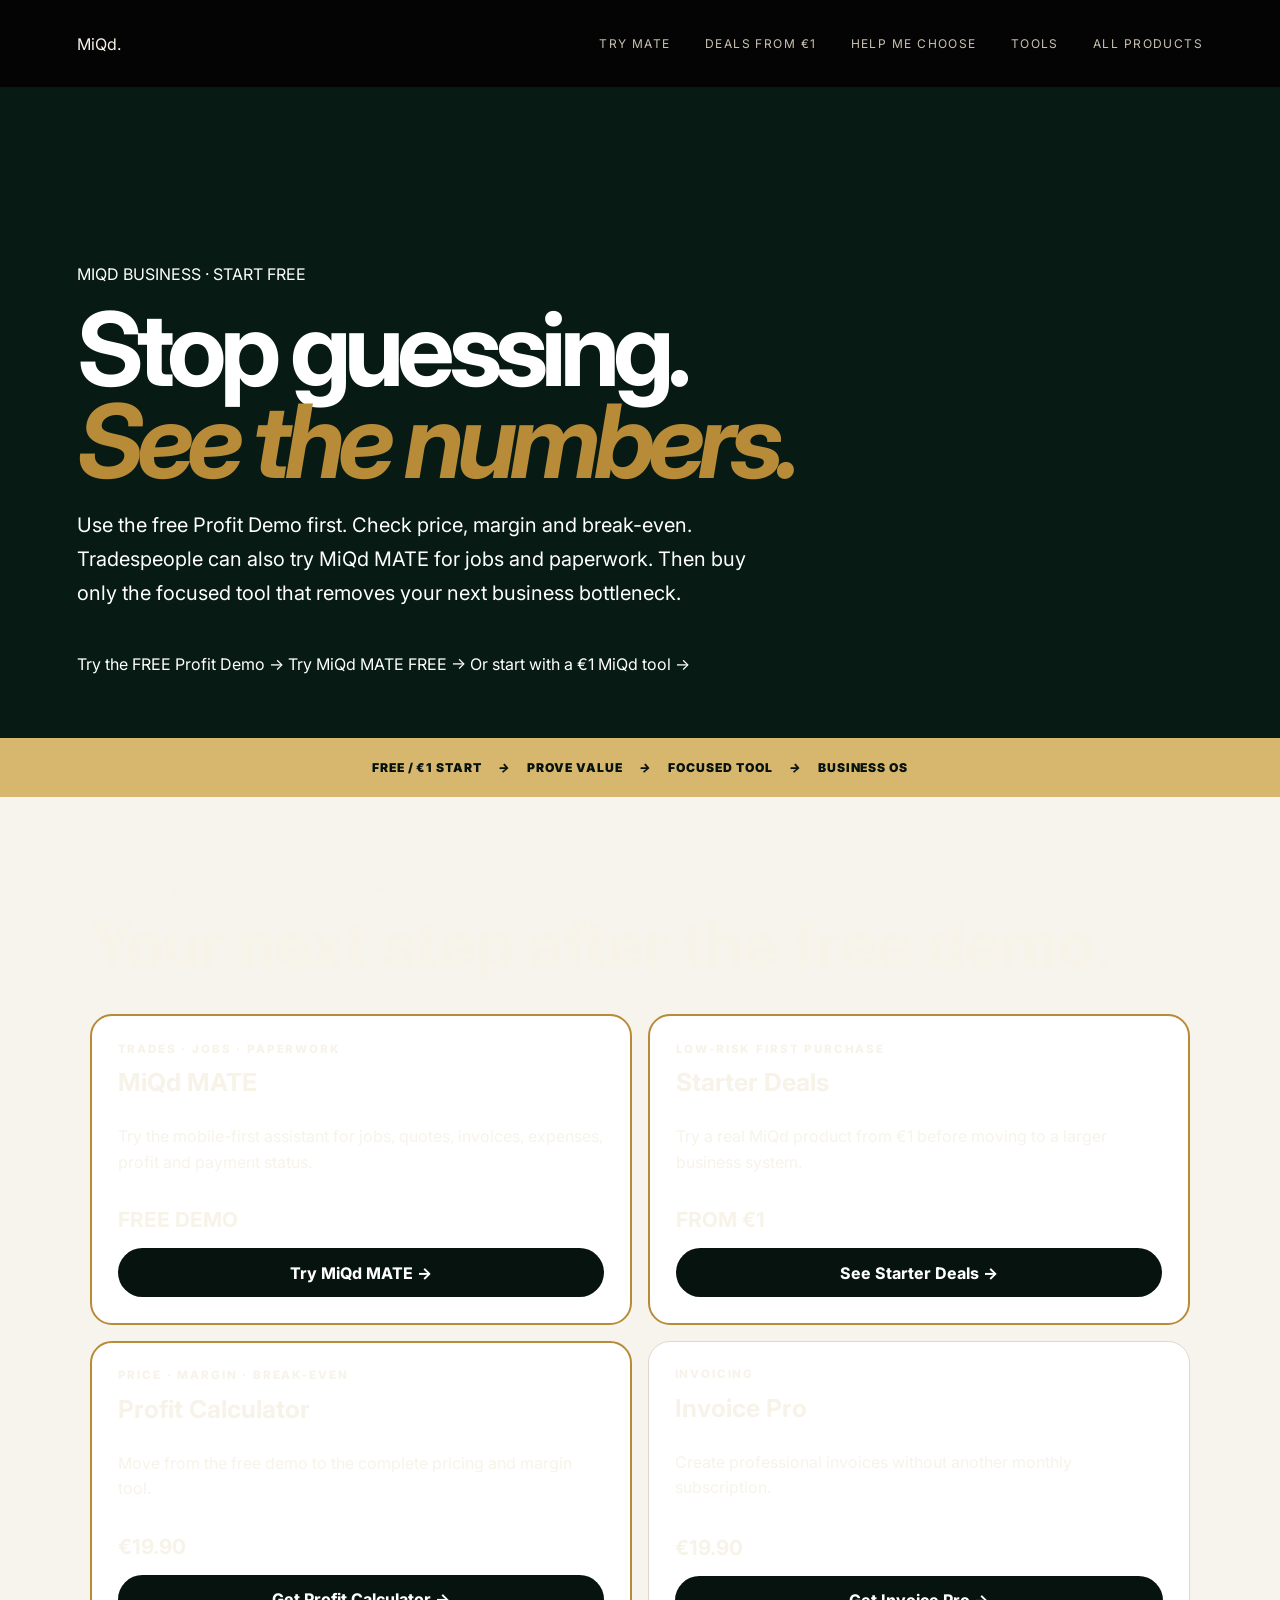
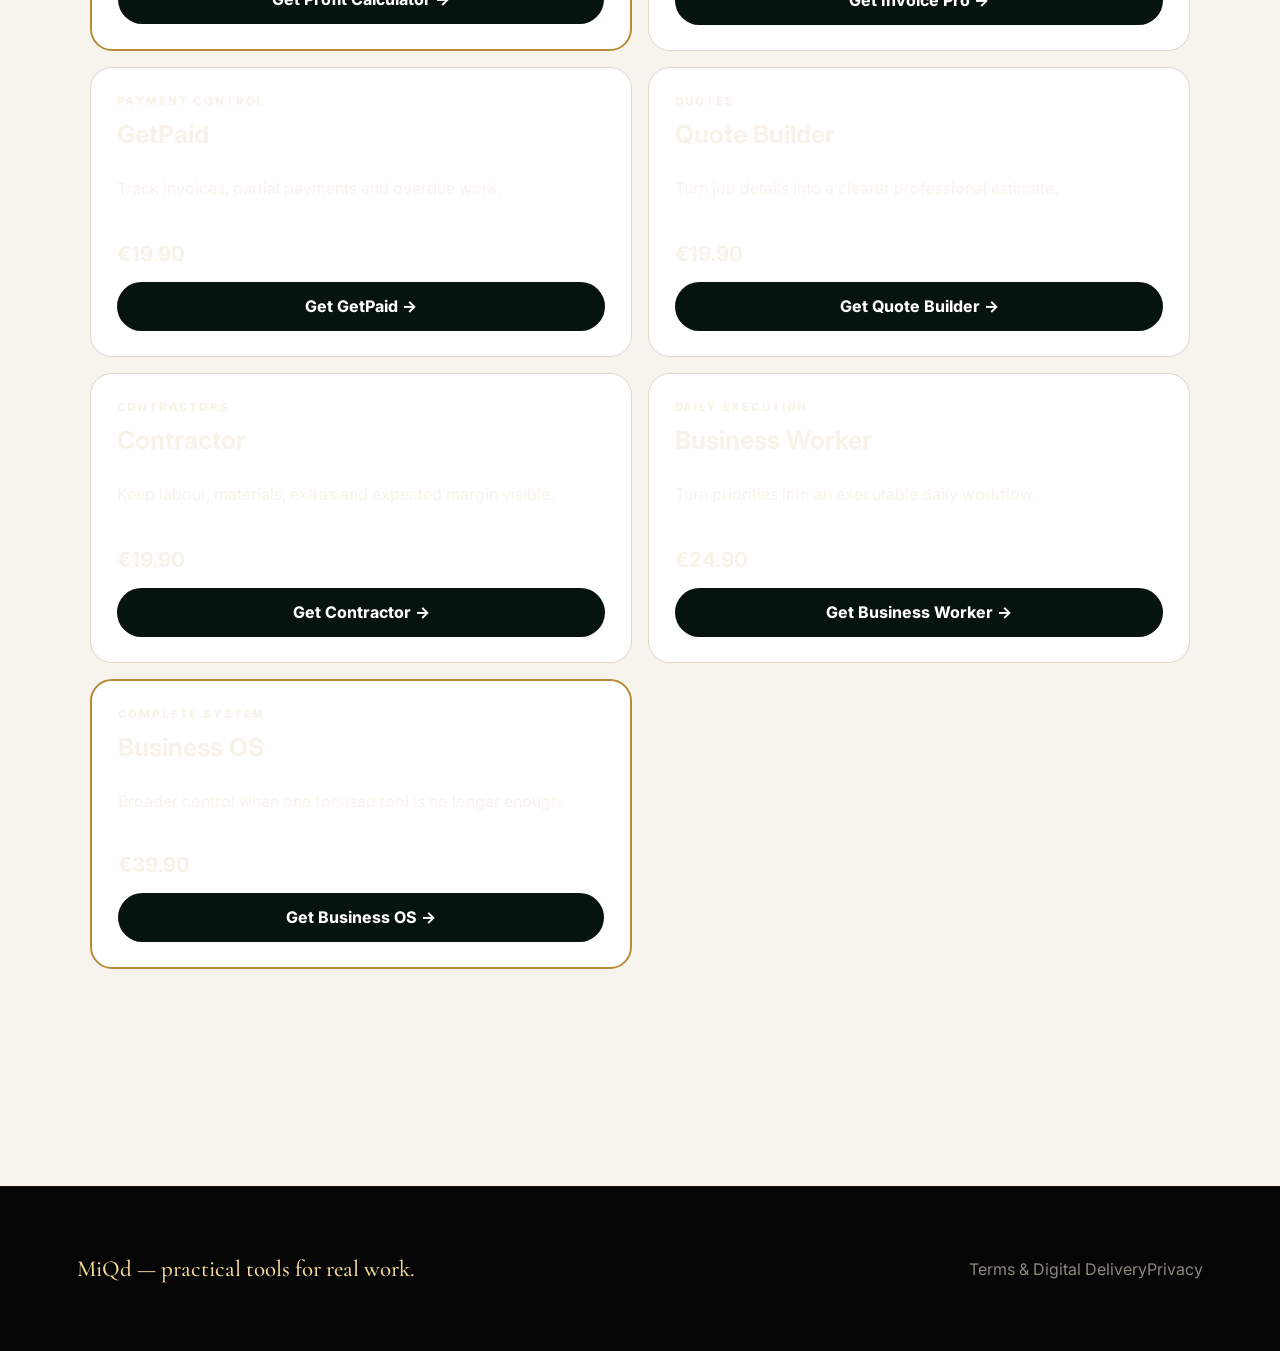
<file: index.html>
<!doctype html>
<html lang="en">
<head>
<meta charset="utf-8"><meta name="viewport" content="width=device-width,initial-scale=1"><meta name="theme-color" content="#050505">
<title>MiQd — Free Profit Demo → Business Tools</title>
<meta name="description" content="Start free with MiQd Profit Demo or try MiQd MATE for jobs and paperwork. Continue only to the focused tool that solves your next bottleneck.">
<link rel="canonical" href="https://madeiq-dgtl.github.io/MiQd-wepsite/">
<meta property="og:title" content="MiQd — Stop guessing. See the numbers."><meta property="og:description" content="Start with a real free tool. Try MiQd MATE for jobs and paperwork or continue to the focused MiQd tool that fits."><meta property="og:type" content="website"><meta property="og:site_name" content="MiQd"><meta property="og:url" content="https://madeiq-dgtl.github.io/MiQd-wepsite/">
<meta name="twitter:card" content="summary"><meta name="twitter:title" content="MiQd — Stop guessing. See the numbers."><meta name="twitter:description" content="Start with a real free tool. Try MiQd MATE for jobs and paperwork or continue to the focused MiQd tool that fits.">
<link rel="stylesheet" href="luxury.css?v=1"><link rel="stylesheet" href="funnel.css?v=2">
</head>
<body>
<header class="nav"><a class="brand" href="index.html">MiQd.</a><nav><a href="https://miqd-mate.lubos-csordas.chatgpt.site/?utm_source=miqd_website&utm_medium=homepage&utm_campaign=mate_demo&utm_content=nav" target="_blank" rel="noopener">Try MATE</a><a href="first-sale.html?utm_source=miqd_website&utm_medium=homepage&utm_campaign=starter_deals&utm_content=nav">Deals from €1</a><a href="start.html">Help me choose</a><a href="#offers">Tools</a><a href="products.html">All products</a></nav></header>
<main>
<section class="funnel-hero business-funnel">
<div class="eyebrow">MIQD BUSINESS · START FREE</div>
<h1>Stop guessing.<br><em>See the numbers.</em></h1>
<p>Use the free Profit Demo first. Check price, margin and break-even. Tradespeople can also try MiQd MATE for jobs and paperwork. Then buy only the focused tool that removes your next business bottleneck.</p>
<a class="primary" href="https://payhip.com/b/1VxyN?utm_source=miqd_website&utm_medium=homepage&utm_campaign=free_profit_demo&utm_content=hero" target="_blank" rel="noopener">Try the FREE Profit Demo →</a>
<a class="secondary" href="https://miqd-mate.lubos-csordas.chatgpt.site/?utm_source=miqd_website&utm_medium=homepage&utm_campaign=mate_demo&utm_content=hero" target="_blank" rel="noopener">Try MiQd MATE FREE →</a>
<a class="secondary" href="first-sale.html?utm_source=miqd_website&utm_medium=homepage&utm_campaign=starter_deals&utm_content=hero">Or start with a €1 MiQd tool →</a>
</section>
<section class="flow"><span>FREE / €1 START</span><i>→</i><span>PROVE VALUE</span><i>→</i><span>FOCUSED TOOL</span><i>→</i><span>BUSINESS OS</span></section>
<section class="offer-section" id="offers">
<div class="offer-head"><span>BUY ONLY WHAT SOLVES THE PROBLEM</span><h2>Your next step after the free demo.</h2></div>
<div class="offer-grid">
<article class="offer-card featured-offer"><small>TRADES · JOBS · PAPERWORK</small><h3>MiQd MATE</h3><p>Try the mobile-first assistant for jobs, quotes, invoices, expenses, profit and payment status.</p><strong>FREE DEMO</strong><a href="https://miqd-mate.lubos-csordas.chatgpt.site/?utm_source=miqd_website&utm_medium=homepage&utm_campaign=mate_demo&utm_content=offer" target="_blank" rel="noopener">Try MiQd MATE →</a></article>
<article class="offer-card featured-offer"><small>LOW-RISK FIRST PURCHASE</small><h3>Starter Deals</h3><p>Try a real MiQd product from €1 before moving to a larger business system.</p><strong>FROM €1</strong><a href="first-sale.html?utm_source=miqd_website&utm_medium=homepage&utm_campaign=starter_deals&utm_content=offer">See Starter Deals →</a></article>
<article class="offer-card featured-offer"><small>PRICE · MARGIN · BREAK-EVEN</small><h3>Profit Calculator</h3><p>Move from the free demo to the complete pricing and margin tool.</p><strong>€19.90</strong><a href="https://payhip.com/b/wg3lm?utm_source=miqd_website&utm_medium=homepage&utm_campaign=profit_paid&utm_content=offer" target="_blank" rel="noopener">Get Profit Calculator →</a></article>
<article class="offer-card"><small>INVOICING</small><h3>Invoice Pro</h3><p>Create professional invoices without another monthly subscription.</p><strong>€19.90</strong><a href="https://payhip.com/b/F2ZfV?utm_source=miqd_website&utm_medium=homepage&utm_campaign=invoice&utm_content=offer" target="_blank" rel="noopener">Get Invoice Pro →</a></article>
<article class="offer-card"><small>PAYMENT CONTROL</small><h3>GetPaid</h3><p>Track invoices, partial payments and overdue work.</p><strong>€19.90</strong><a href="https://payhip.com/b/QXaLJ?utm_source=miqd_website&utm_medium=homepage&utm_campaign=getpaid&utm_content=offer" target="_blank" rel="noopener">Get GetPaid →</a></article>
<article class="offer-card"><small>QUOTES</small><h3>Quote Builder</h3><p>Turn job details into a clearer professional estimate.</p><strong>€19.90</strong><a href="https://payhip.com/b/bRwxD?utm_source=miqd_website&utm_medium=homepage&utm_campaign=quote&utm_content=offer" target="_blank" rel="noopener">Get Quote Builder →</a></article>
<article class="offer-card"><small>CONTRACTORS</small><h3>Contractor</h3><p>Keep labour, materials, extras and expected margin visible.</p><strong>€19.90</strong><a href="https://payhip.com/b/HLZ4f?utm_source=miqd_website&utm_medium=homepage&utm_campaign=contractor&utm_content=offer" target="_blank" rel="noopener">Get Contractor →</a></article>
<article class="offer-card"><small>DAILY EXECUTION</small><h3>Business Worker</h3><p>Turn priorities into an executable daily workflow.</p><strong>€24.90</strong><a href="https://payhip.com/b/MWSo0?utm_source=miqd_website&utm_medium=homepage&utm_campaign=business_worker&utm_content=offer" target="_blank" rel="noopener">Get Business Worker →</a></article>
<article class="offer-card featured-offer"><small>COMPLETE SYSTEM</small><h3>Business OS</h3><p>Broader control when one focused tool is no longer enough.</p><strong>€39.90</strong><a href="https://payhip.com/b/ARYEa?utm_source=miqd_website&utm_medium=homepage&utm_campaign=business_os&utm_content=offer" target="_blank" rel="noopener">Get Business OS →</a></article>
</div>
<div class="next-step"><h3>Free → €1 proof → focused → complete.</h3><p>Cold traffic can start with zero-cost proof or a low-risk first purchase; tradespeople can test MATE directly; stronger intent continues to focused tools, and broader needs to Business OS.</p><div class="next-step-links"><a href="https://miqd-mate.lubos-csordas.chatgpt.site/?utm_source=miqd_website&utm_medium=homepage&utm_campaign=mate_demo&utm_content=bottom" target="_blank" rel="noopener">Try MiQd MATE →</a><a href="first-sale.html?utm_source=miqd_website&utm_medium=homepage&utm_campaign=starter_deals&utm_content=bottom">Starter Deals from €1 →</a><a href="start.html">Find the right tool →</a><a href="business.html">Full business funnel →</a><a href="products.html">All MiQd products →</a></div></div>
</section>
</main>
<footer><p>MiQd — practical tools for real work.</p><div class="legal"><a href="terms.html">Terms &amp; Digital Delivery</a><a href="privacy.html">Privacy</a></div></footer>
</body></html>
</file>
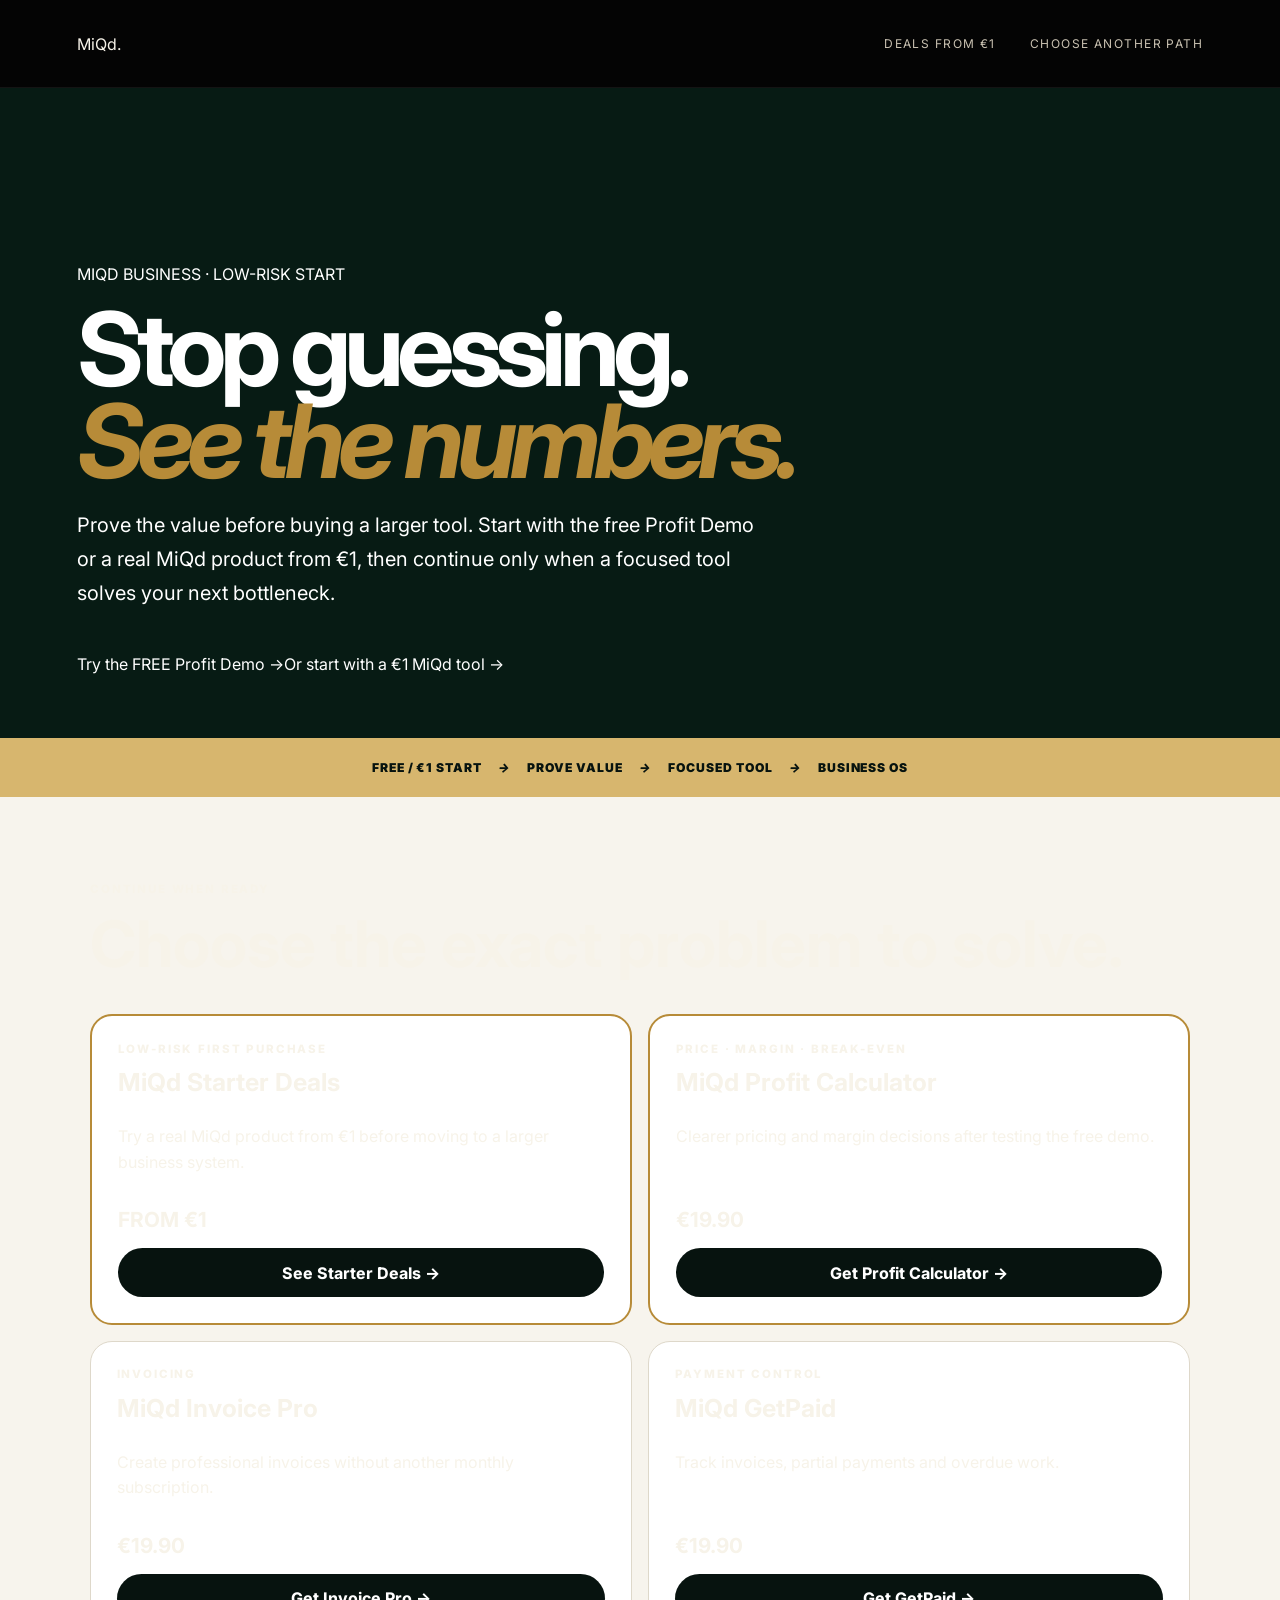
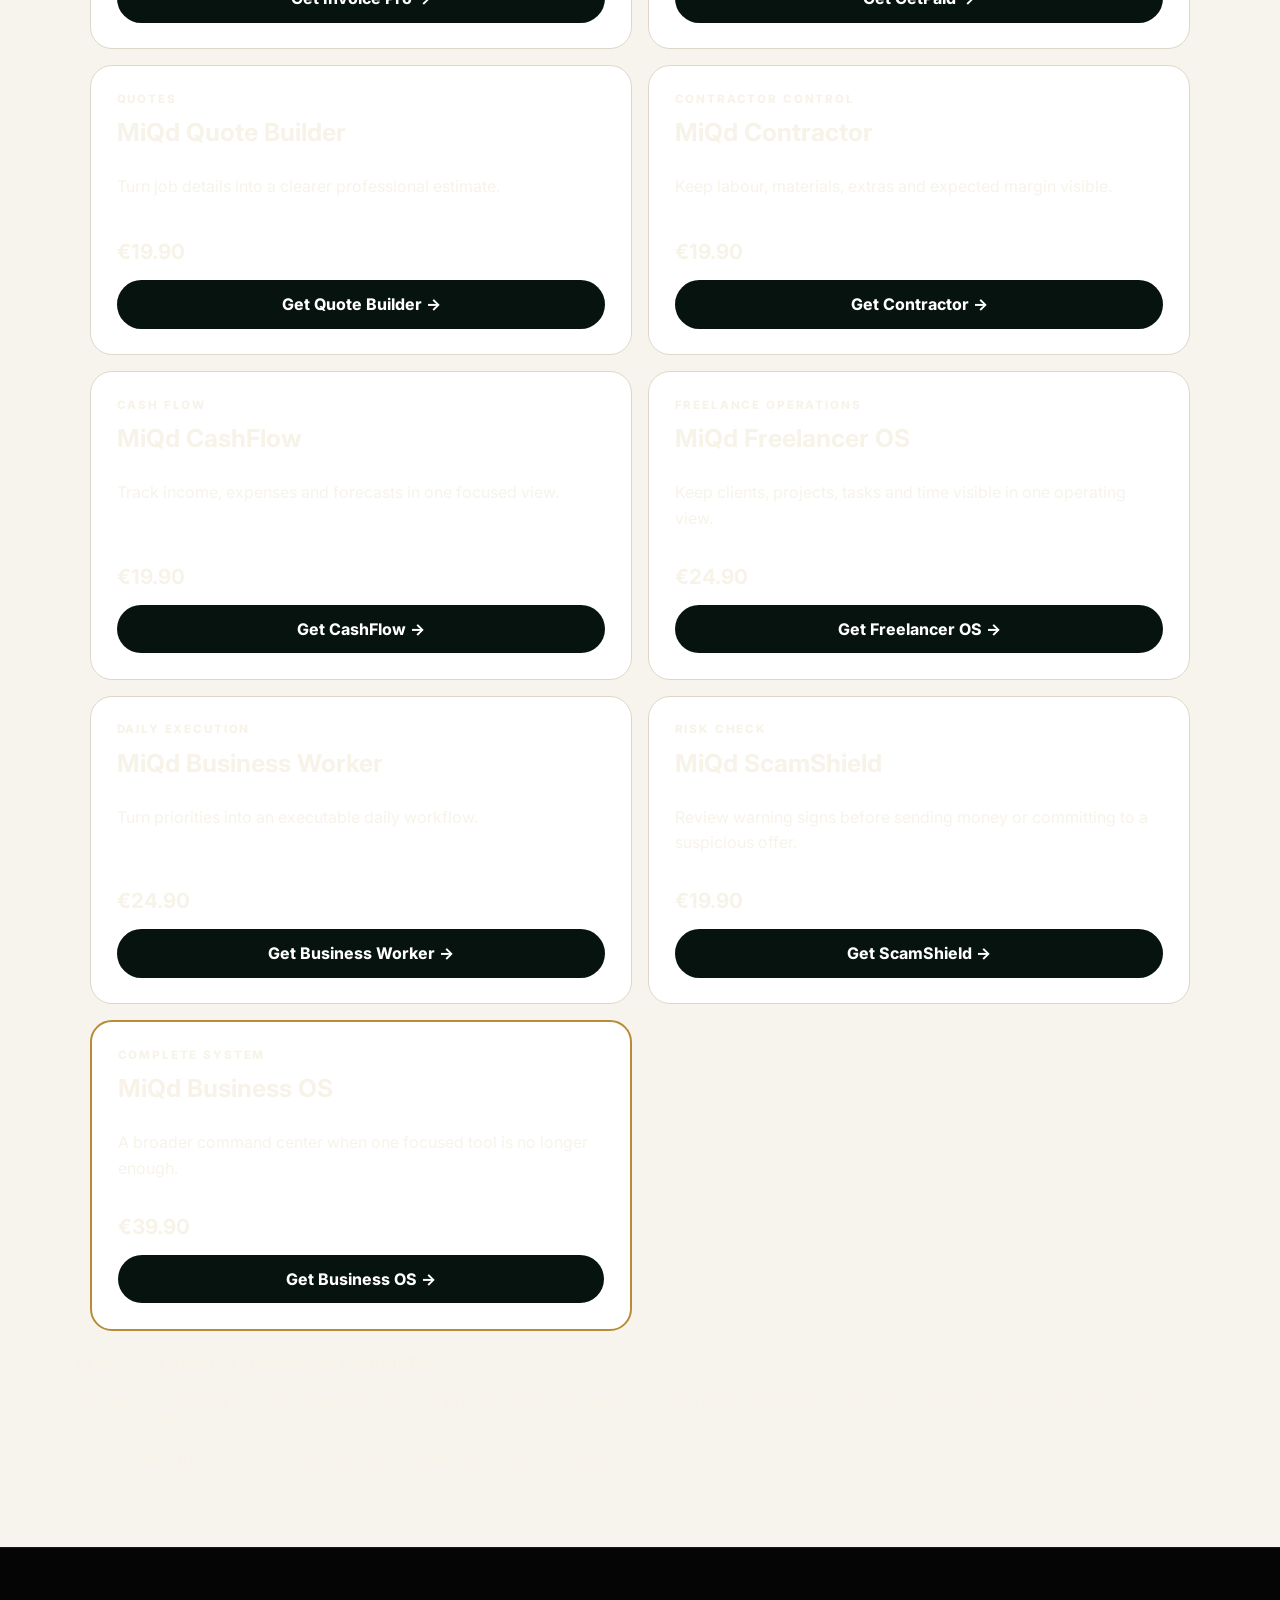
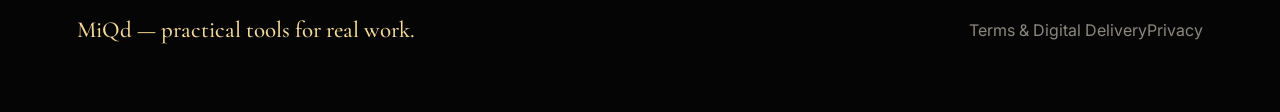
<file: business.html>
<!doctype html><html lang="en"><head><meta charset="utf-8"><meta name="viewport" content="width=device-width,initial-scale=1"><meta name="theme-color" content="#050505"><title>MiQd Business — Free or €1 Start → Business Tools</title><meta name="description" content="Start free with MiQd Profit Demo or from €1 with Starter Deals, then continue with the focused business tool that solves your next bottleneck."><link rel="canonical" href="https://madeiq-dgtl.github.io/MiQd-wepsite/business.html"><meta property="og:title" content="MiQd Business — Start free or from €1"><meta property="og:description" content="Prove the value first. Start free or from €1, then continue only to the MiQd tool that solves your problem."><meta property="og:type" content="website"><meta property="og:url" content="https://madeiq-dgtl.github.io/MiQd-wepsite/business.html"><meta property="og:site_name" content="MiQd"><meta name="twitter:card" content="summary"><meta name="twitter:title" content="MiQd Business — Start free or from €1"><meta name="twitter:description" content="Prove the value first. Start free or from €1, then continue only to the MiQd tool that solves your problem."><script type="application/ld+json">{"@context":"https://schema.org","@type":"CollectionPage","name":"MiQd Business — Practical tools for real business","description":"Focused MiQd business tools for profit, invoicing, payment control, quotes, contracting, cash flow and operations.","url":"https://madeiq-dgtl.github.io/MiQd-wepsite/business.html","isPartOf":{"@type":"WebSite","name":"MiQd","url":"https://madeiq-dgtl.github.io/MiQd-wepsite/"},"about":{"@type":"Brand","name":"MiQd"}}</script><link rel="stylesheet" href="luxury.css?v=1"><link rel="stylesheet" href="funnel.css?v=2"></head><body><header class="nav"><a class="brand" href="index.html">MiQd.</a><nav><a href="first-sale.html?utm_source=miqd_website&utm_medium=business_funnel&utm_campaign=starter_deals&utm_content=nav">Deals from €1</a><a href="start.html">Choose another path</a></nav></header><main><section class="funnel-hero business-funnel"><div class="eyebrow">MIQD BUSINESS · LOW-RISK START</div><h1>Stop guessing.<br><em>See the numbers.</em></h1><p>Prove the value before buying a larger tool. Start with the free Profit Demo or a real MiQd product from €1, then continue only when a focused tool solves your next bottleneck.</p><a class="primary" href="https://payhip.com/b/1VxyN?utm_source=miqd_website&utm_medium=business_funnel&utm_campaign=free_profit_demo&utm_content=hero" target="_blank" rel="noopener">Try the FREE Profit Demo →</a><a class="secondary" href="first-sale.html?utm_source=miqd_website&utm_medium=business_funnel&utm_campaign=starter_deals&utm_content=hero">Or start with a €1 MiQd tool →</a></section><section class="flow"><span>FREE / €1 START</span><i>→</i><span>PROVE VALUE</span><i>→</i><span>FOCUSED TOOL</span><i>→</i><span>BUSINESS OS</span></section><section class="offer-section" id="offers"><div class="offer-head"><span>CONTINUE WHEN READY</span><h2>Choose the exact problem to solve.</h2></div><div class="offer-grid"><article class="offer-card featured-offer"><small>LOW-RISK FIRST PURCHASE</small><h3>MiQd Starter Deals</h3><p>Try a real MiQd product from €1 before moving to a larger business system.</p><strong>FROM €1</strong><a href="first-sale.html?utm_source=miqd_website&utm_medium=business_funnel&utm_campaign=starter_deals&utm_content=offer">See Starter Deals →</a></article><article class="offer-card featured-offer" id="profit"><small>PRICE · MARGIN · BREAK-EVEN</small><h3>MiQd Profit Calculator</h3><p>Clearer pricing and margin decisions after testing the free demo.</p><strong>€19.90</strong><a href="https://payhip.com/b/wg3lm?utm_source=miqd_website&utm_medium=business_funnel&utm_campaign=profit_paid&utm_content=offer" target="_blank" rel="noopener">Get Profit Calculator →</a></article><article class="offer-card"><small>INVOICING</small><h3>MiQd Invoice Pro</h3><p>Create professional invoices without another monthly subscription.</p><strong>€19.90</strong><a href="https://payhip.com/b/F2ZfV?utm_source=miqd_website&utm_medium=business_funnel&utm_campaign=invoice&utm_content=offer" target="_blank" rel="noopener">Get Invoice Pro →</a></article><article class="offer-card"><small>PAYMENT CONTROL</small><h3>MiQd GetPaid</h3><p>Track invoices, partial payments and overdue work.</p><strong>€19.90</strong><a href="https://payhip.com/b/QXaLJ?utm_source=miqd_website&utm_medium=business_funnel&utm_campaign=getpaid&utm_content=offer" target="_blank" rel="noopener">Get GetPaid →</a></article><article class="offer-card"><small>QUOTES</small><h3>MiQd Quote Builder</h3><p>Turn job details into a clearer professional estimate.</p><strong>€19.90</strong><a href="https://payhip.com/b/bRwxD?utm_source=miqd_website&utm_medium=business_funnel&utm_campaign=quote&utm_content=offer" target="_blank" rel="noopener">Get Quote Builder →</a></article><article class="offer-card"><small>CONTRACTOR CONTROL</small><h3>MiQd Contractor</h3><p>Keep labour, materials, extras and expected margin visible.</p><strong>€19.90</strong><a href="https://payhip.com/b/HLZ4f?utm_source=miqd_website&utm_medium=business_funnel&utm_campaign=contractor&utm_content=offer" target="_blank" rel="noopener">Get Contractor →</a></article><article class="offer-card"><small>CASH FLOW</small><h3>MiQd CashFlow</h3><p>Track income, expenses and forecasts in one focused view.</p><strong>€19.90</strong><a href="https://payhip.com/b/0Xib4?utm_source=miqd_website&utm_medium=business_funnel&utm_campaign=cashflow&utm_content=offer" target="_blank" rel="noopener">Get CashFlow →</a></article><article class="offer-card"><small>FREELANCE OPERATIONS</small><h3>MiQd Freelancer OS</h3><p>Keep clients, projects, tasks and time visible in one operating view.</p><strong>€24.90</strong><a href="https://payhip.com/b/pTE0s?utm_source=miqd_website&utm_medium=business_funnel&utm_campaign=freelancer_os&utm_content=offer" target="_blank" rel="noopener">Get Freelancer OS →</a></article><article class="offer-card"><small>DAILY EXECUTION</small><h3>MiQd Business Worker</h3><p>Turn priorities into an executable daily workflow.</p><strong>€24.90</strong><a href="https://payhip.com/b/MWSo0?utm_source=miqd_website&utm_medium=business_funnel&utm_campaign=business_worker&utm_content=offer" target="_blank" rel="noopener">Get Business Worker →</a></article><article class="offer-card"><small>RISK CHECK</small><h3>MiQd ScamShield</h3><p>Review warning signs before sending money or committing to a suspicious offer.</p><strong>€19.90</strong><a href="https://payhip.com/b/uryfA?utm_source=miqd_website&utm_medium=business_funnel&utm_campaign=scamshield&utm_content=offer" target="_blank" rel="noopener">Get ScamShield →</a></article><article class="offer-card featured-offer"><small>COMPLETE SYSTEM</small><h3>MiQd Business OS</h3><p>A broader command center when one focused tool is no longer enough.</p><strong>€39.90</strong><a href="https://payhip.com/b/ARYEa?utm_source=miqd_website&utm_medium=business_funnel&utm_campaign=business_os&utm_content=offer" target="_blank" rel="noopener">Get Business OS →</a></article></div><div class="next-step"><h3>Free → €1 proof → focused → complete.</h3><p>Use zero-cost proof or the smallest paid product first. Move to a focused tool when it removes today's bottleneck, and to Business OS only when you need broader control.</p><div class="next-step-links"><a href="first-sale.html?utm_source=miqd_website&utm_medium=business_funnel&utm_campaign=starter_deals&utm_content=bottom">Starter Deals from €1 →</a><a href="start.html">← Choose another problem</a><a href="products.html">See all MiQd products →</a></div></div></section></main><footer><p>MiQd — practical tools for real work.</p><div class="legal"><a href="terms.html">Terms &amp; Digital Delivery</a><a href="privacy.html">Privacy</a></div></footer></body></html>
</file>
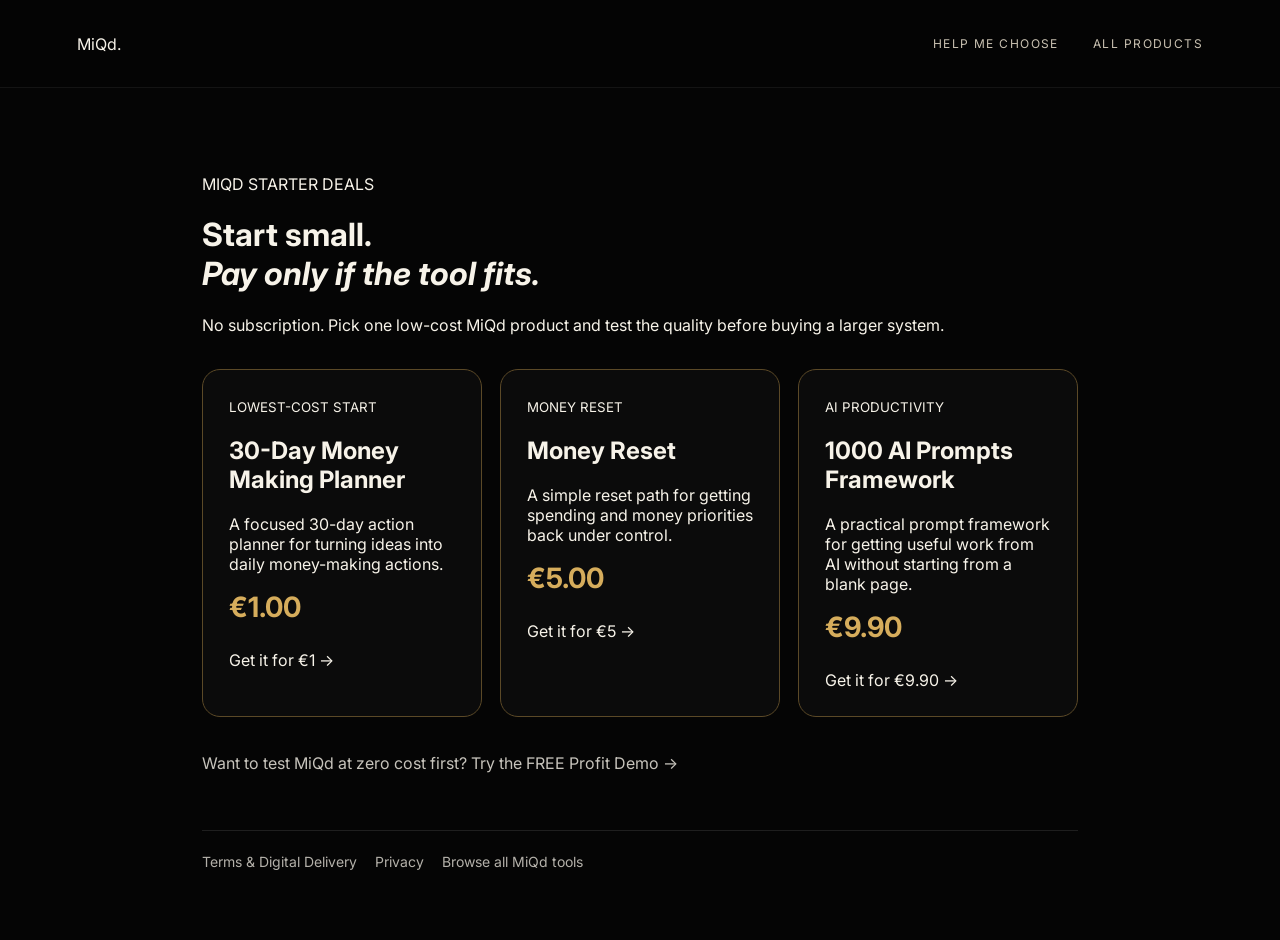
<file: first-sale.html>
<!doctype html><html lang="en"><head><meta charset="utf-8"><meta name="viewport" content="width=device-width,initial-scale=1"><meta name="theme-color" content="#050505"><title>MiQd Starter Deals — Start for €1</title><meta name="description" content="Low-risk MiQd starter tools from €1. Try a focused digital product before moving to the full business toolkit."><link rel="canonical" href="https://madeiq-dgtl.github.io/MiQd-wepsite/first-sale.html"><meta property="og:title" content="MiQd Starter Deals — Start for €1"><meta property="og:description" content="Try a focused MiQd digital tool from €1. No subscription."><meta property="og:type" content="website"><meta property="og:site_name" content="MiQd"><meta property="og:url" content="https://madeiq-dgtl.github.io/MiQd-wepsite/first-sale.html"><meta name="twitter:card" content="summary"><meta name="twitter:title" content="MiQd Starter Deals — Start for €1"><meta name="twitter:description" content="Try a focused MiQd digital tool from €1. No subscription."><link rel="stylesheet" href="luxury.css?v=1"><link rel="stylesheet" href="funnel.css?v=2"><style>.deal{max-width:920px;margin:auto;padding:70px 22px}.grid{display:grid;grid-template-columns:repeat(auto-fit,minmax(230px,1fr));gap:18px;margin-top:34px}.card{border:1px solid #5b4927;border-radius:18px;padding:26px;background:#0b0b0b}.card strong{display:block;font-size:28px;color:#d6ad5c;margin:14px 0}.card a{display:inline-block;margin-top:12px}.note{margin-top:34px;opacity:.8;line-height:1.6}.trust{margin-top:54px;padding-top:22px;border-top:1px solid #292929;font-size:14px;opacity:.72}.trust a{margin-right:18px}</style></head><body><header class="nav"><a class="brand" href="index.html">MiQd.</a><nav><a href="start.html">Help me choose</a><a href="products.html">All products</a></nav></header><main class="deal"><p class="eyebrow">MIQD STARTER DEALS</p><h1>Start small.<br><em>Pay only if the tool fits.</em></h1><p>No subscription. Pick one low-cost MiQd product and test the quality before buying a larger system.</p><div class="grid"><article class="card"><small>LOWEST-COST START</small><h2>30-Day Money Making Planner</h2><p>A focused 30-day action planner for turning ideas into daily money-making actions.</p><strong>€1.00</strong><a class="primary" href="https://payhip.com/b/uWY0N?utm_source=miqd_website&utm_medium=starter&utm_campaign=first_sale&utm_content=planner" target="_blank" rel="noopener">Get it for €1 →</a></article><article class="card"><small>MONEY RESET</small><h2>Money Reset</h2><p>A simple reset path for getting spending and money priorities back under control.</p><strong>€5.00</strong><a class="primary" href="https://payhip.com/b/AurOY?utm_source=miqd_website&utm_medium=starter&utm_campaign=first_sale&utm_content=money_reset" target="_blank" rel="noopener">Get it for €5 →</a></article><article class="card"><small>AI PRODUCTIVITY</small><h2>1000 AI Prompts Framework</h2><p>A practical prompt framework for getting useful work from AI without starting from a blank page.</p><strong>€9.90</strong><a class="primary" href="https://payhip.com/b/Lsm5D?utm_source=miqd_website&utm_medium=starter&utm_campaign=first_sale&utm_content=prompts" target="_blank" rel="noopener">Get it for €9.90 →</a></article></div><p class="note">Want to test MiQd at zero cost first? <a href="https://payhip.com/b/1VxyN?utm_source=miqd_website&utm_medium=starter&utm_campaign=first_sale&utm_content=free_demo" target="_blank" rel="noopener">Try the FREE Profit Demo →</a></p><div class="trust"><a href="terms.html">Terms &amp; Digital Delivery</a><a href="privacy.html">Privacy</a><a href="products.html">Browse all MiQd tools</a></div></main></body></html>
</file>
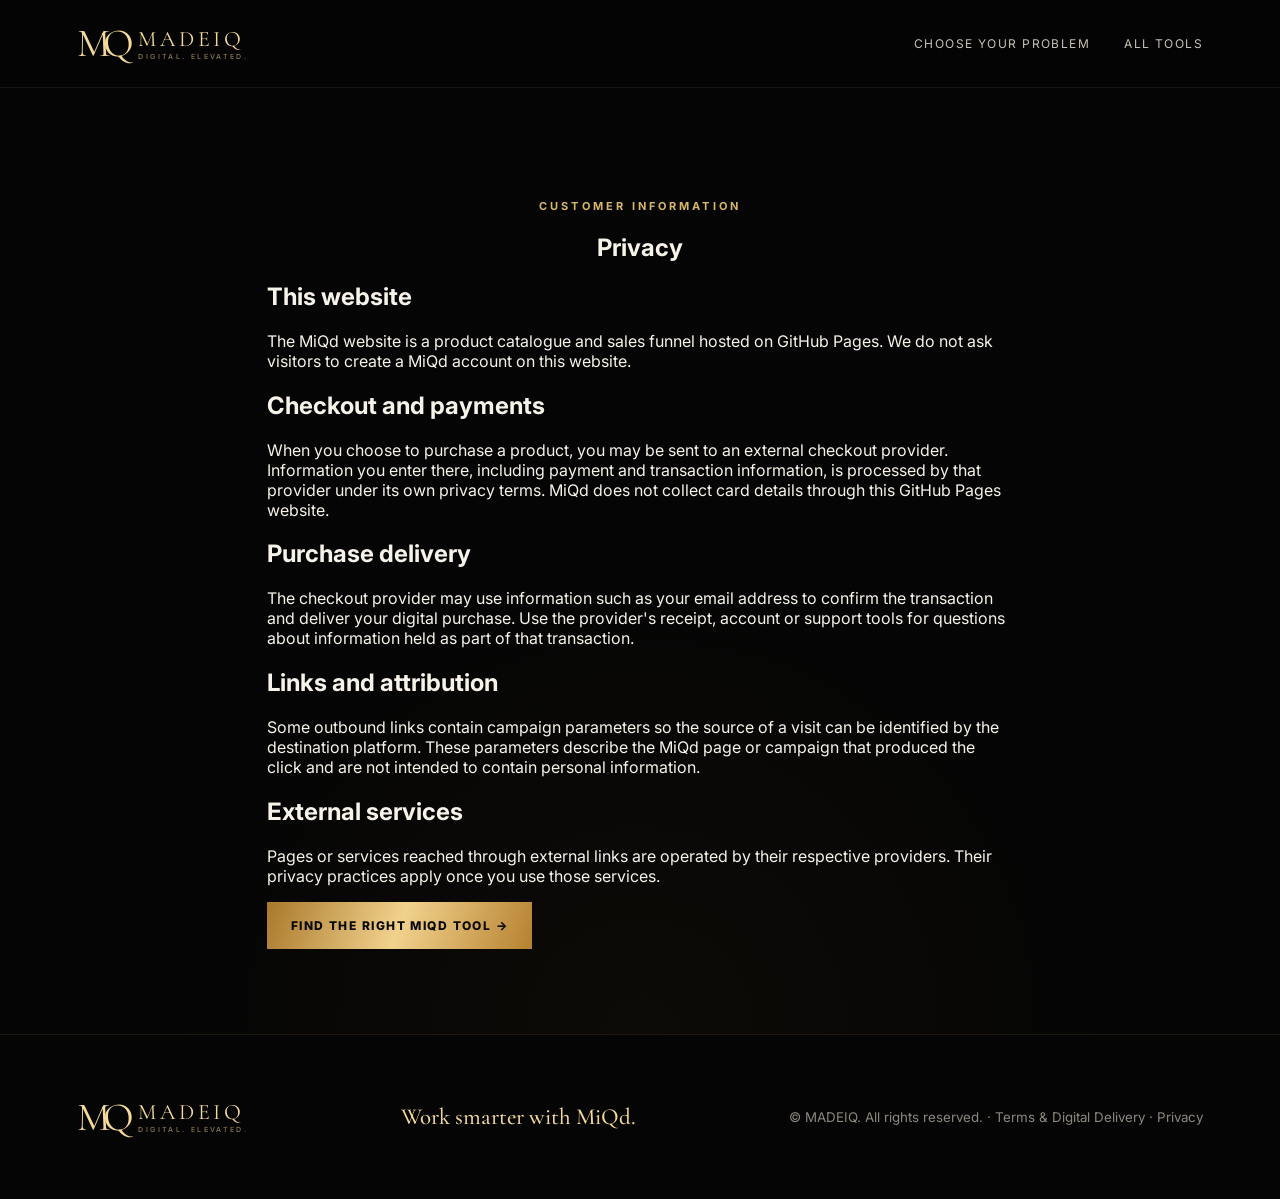
<file: privacy.html>
<!doctype html><html lang="en"><head><meta charset="utf-8"><meta name="viewport" content="width=device-width,initial-scale=1"><meta name="theme-color" content="#050505"><title>Privacy — MiQd</title><meta name="description" content="Privacy information for the MiQd website and checkout journey."><meta name="robots" content="index,follow"><link rel="canonical" href="https://madeiq-dgtl.github.io/MiQd-wepsite/privacy.html"><meta property="og:type" content="website"><meta property="og:title" content="Privacy — MiQd"><meta property="og:description" content="Privacy information for the MiQd website and checkout journey."><meta property="og:url" content="https://madeiq-dgtl.github.io/MiQd-wepsite/privacy.html"><meta property="og:site_name" content="MiQd"><meta name="twitter:card" content="summary"><meta name="twitter:title" content="Privacy — MiQd"><meta name="twitter:description" content="Privacy information for the MiQd website and checkout journey."><script type="application/ld+json">{"@context":"https://schema.org","@type":"WebPage","name":"Privacy — MiQd","description":"Privacy information for the MiQd website and checkout journey.","url":"https://madeiq-dgtl.github.io/MiQd-wepsite/privacy.html","isPartOf":{"@type":"WebSite","name":"MiQd","url":"https://madeiq-dgtl.github.io/MiQd-wepsite/"}}</script><link rel="stylesheet" href="luxury.css?v=1"></head><body><header class="nav"><a class="wordmark" href="index.html" aria-label="MADEIQ home"><span class="mq">MQ</span><span>MADEIQ<small>DIGITAL. ELEVATED.</small></span></a><nav><a href="start.html">Choose your problem</a><a href="products.html">All tools</a></nav></header><main><section class="featured" style="max-width:900px;margin:auto"><div class="section-heading"><p>CUSTOMER INFORMATION</p><h1>Privacy</h1></div><article><h2>This website</h2><p>The MiQd website is a product catalogue and sales funnel hosted on GitHub Pages. We do not ask visitors to create a MiQd account on this website.</p><h2>Checkout and payments</h2><p>When you choose to purchase a product, you may be sent to an external checkout provider. Information you enter there, including payment and transaction information, is processed by that provider under its own privacy terms. MiQd does not collect card details through this GitHub Pages website.</p><h2>Purchase delivery</h2><p>The checkout provider may use information such as your email address to confirm the transaction and deliver your digital purchase. Use the provider's receipt, account or support tools for questions about information held as part of that transaction.</p><h2>Links and attribution</h2><p>Some outbound links contain campaign parameters so the source of a visit can be identified by the destination platform. These parameters describe the MiQd page or campaign that produced the click and are not intended to contain personal information.</p><h2>External services</h2><p>Pages or services reached through external links are operated by their respective providers. Their privacy practices apply once you use those services.</p><div style="margin-top:28px"><a class="button gold" href="start.html?utm_source=miqd_website&utm_medium=privacy&utm_campaign=problem_funnel&utm_content=continue">Find the right MiQd tool →</a></div></article></section></main><footer><a class="wordmark" href="index.html"><span class="mq">MQ</span><span>MADEIQ<small>DIGITAL. ELEVATED.</small></span></a><p>Work smarter with MiQd.</p><small>© MADEIQ. All rights reserved. · <a href="terms.html">Terms & Digital Delivery</a> · <a href="privacy.html">Privacy</a></small></footer></body></html>
</file>
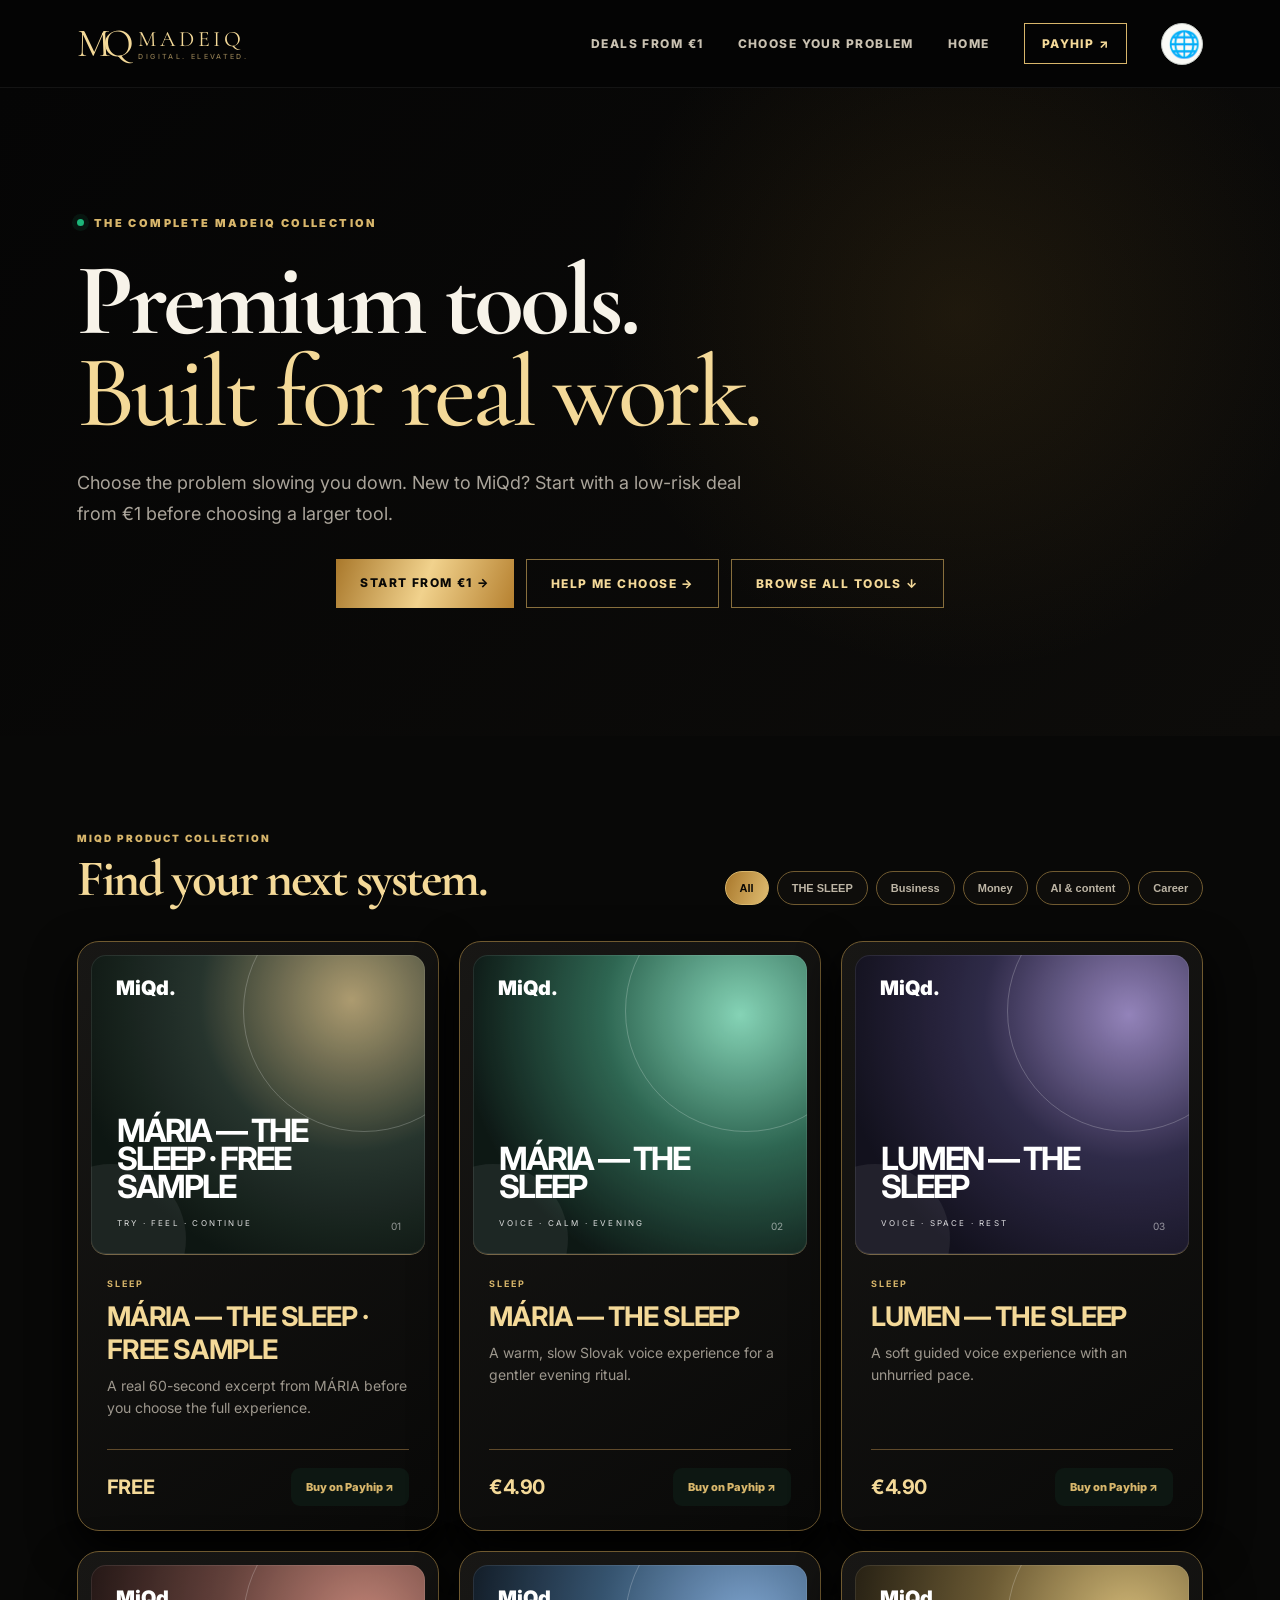
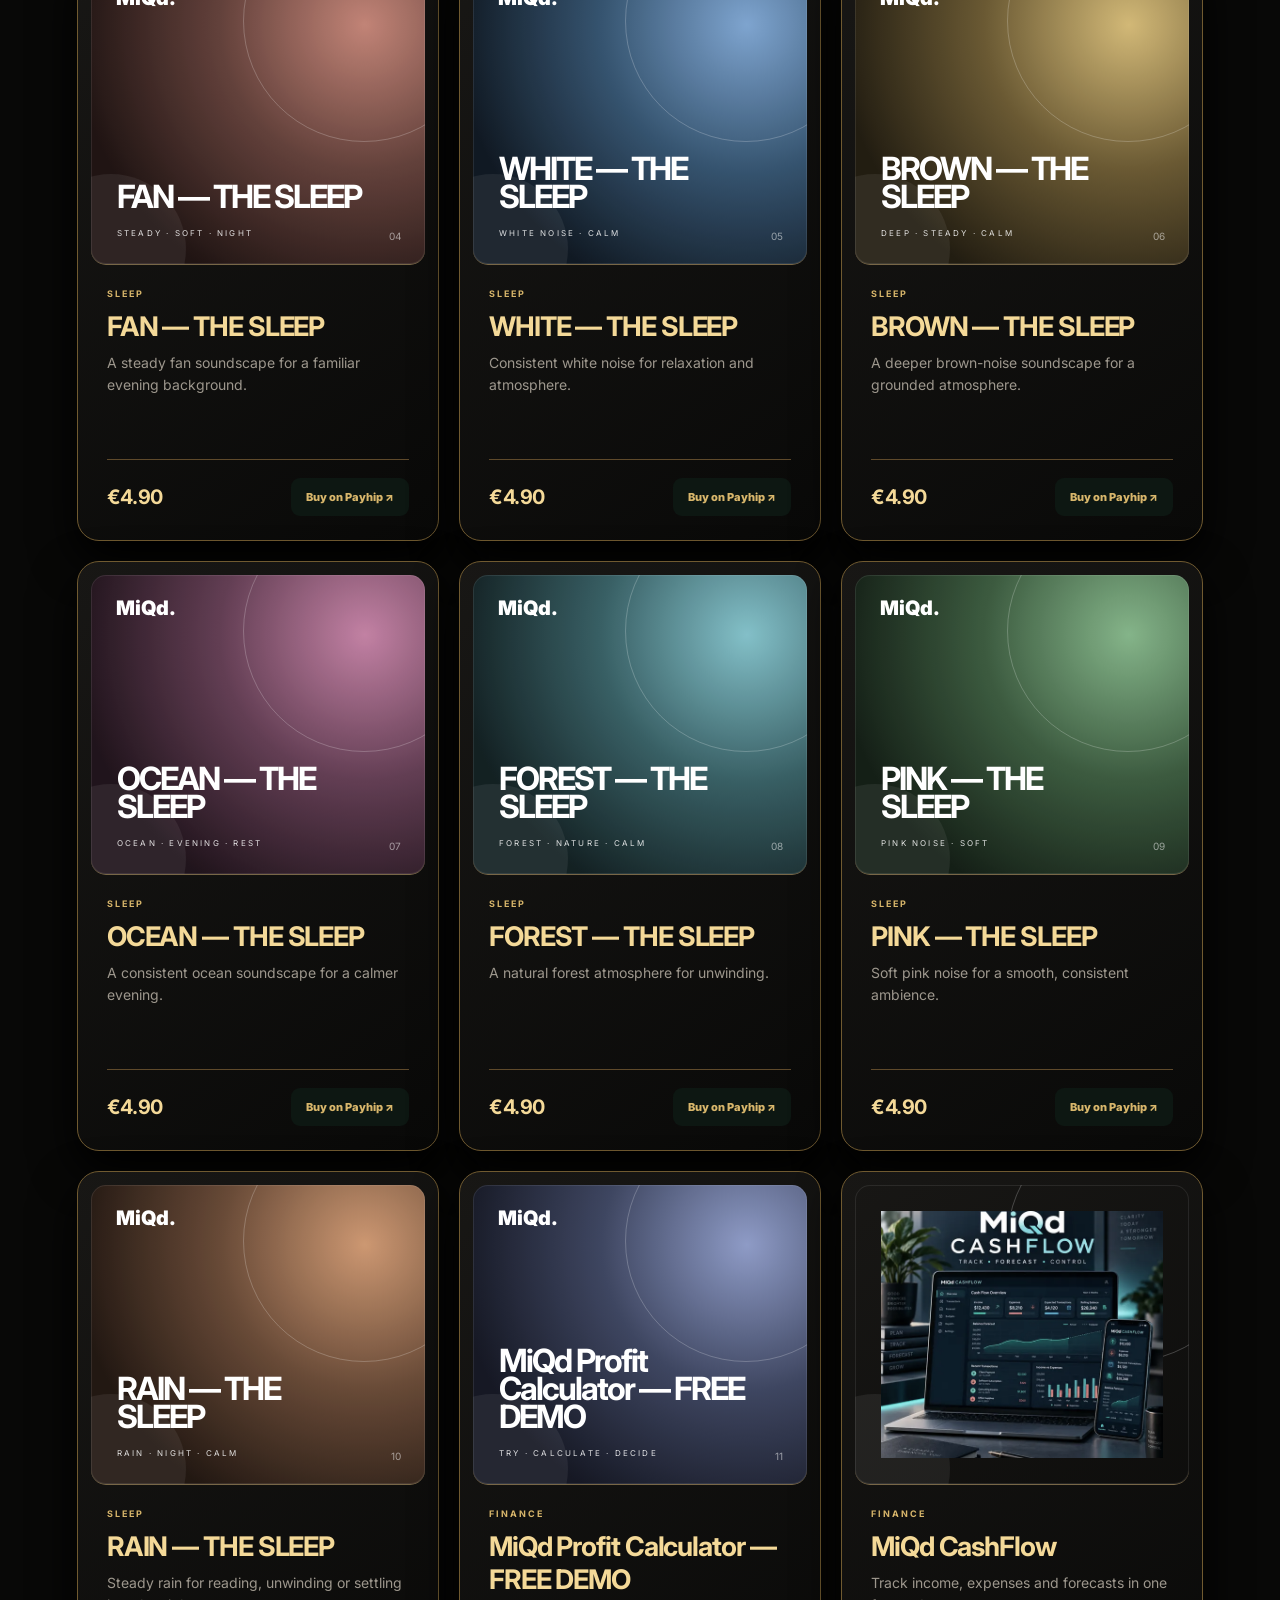
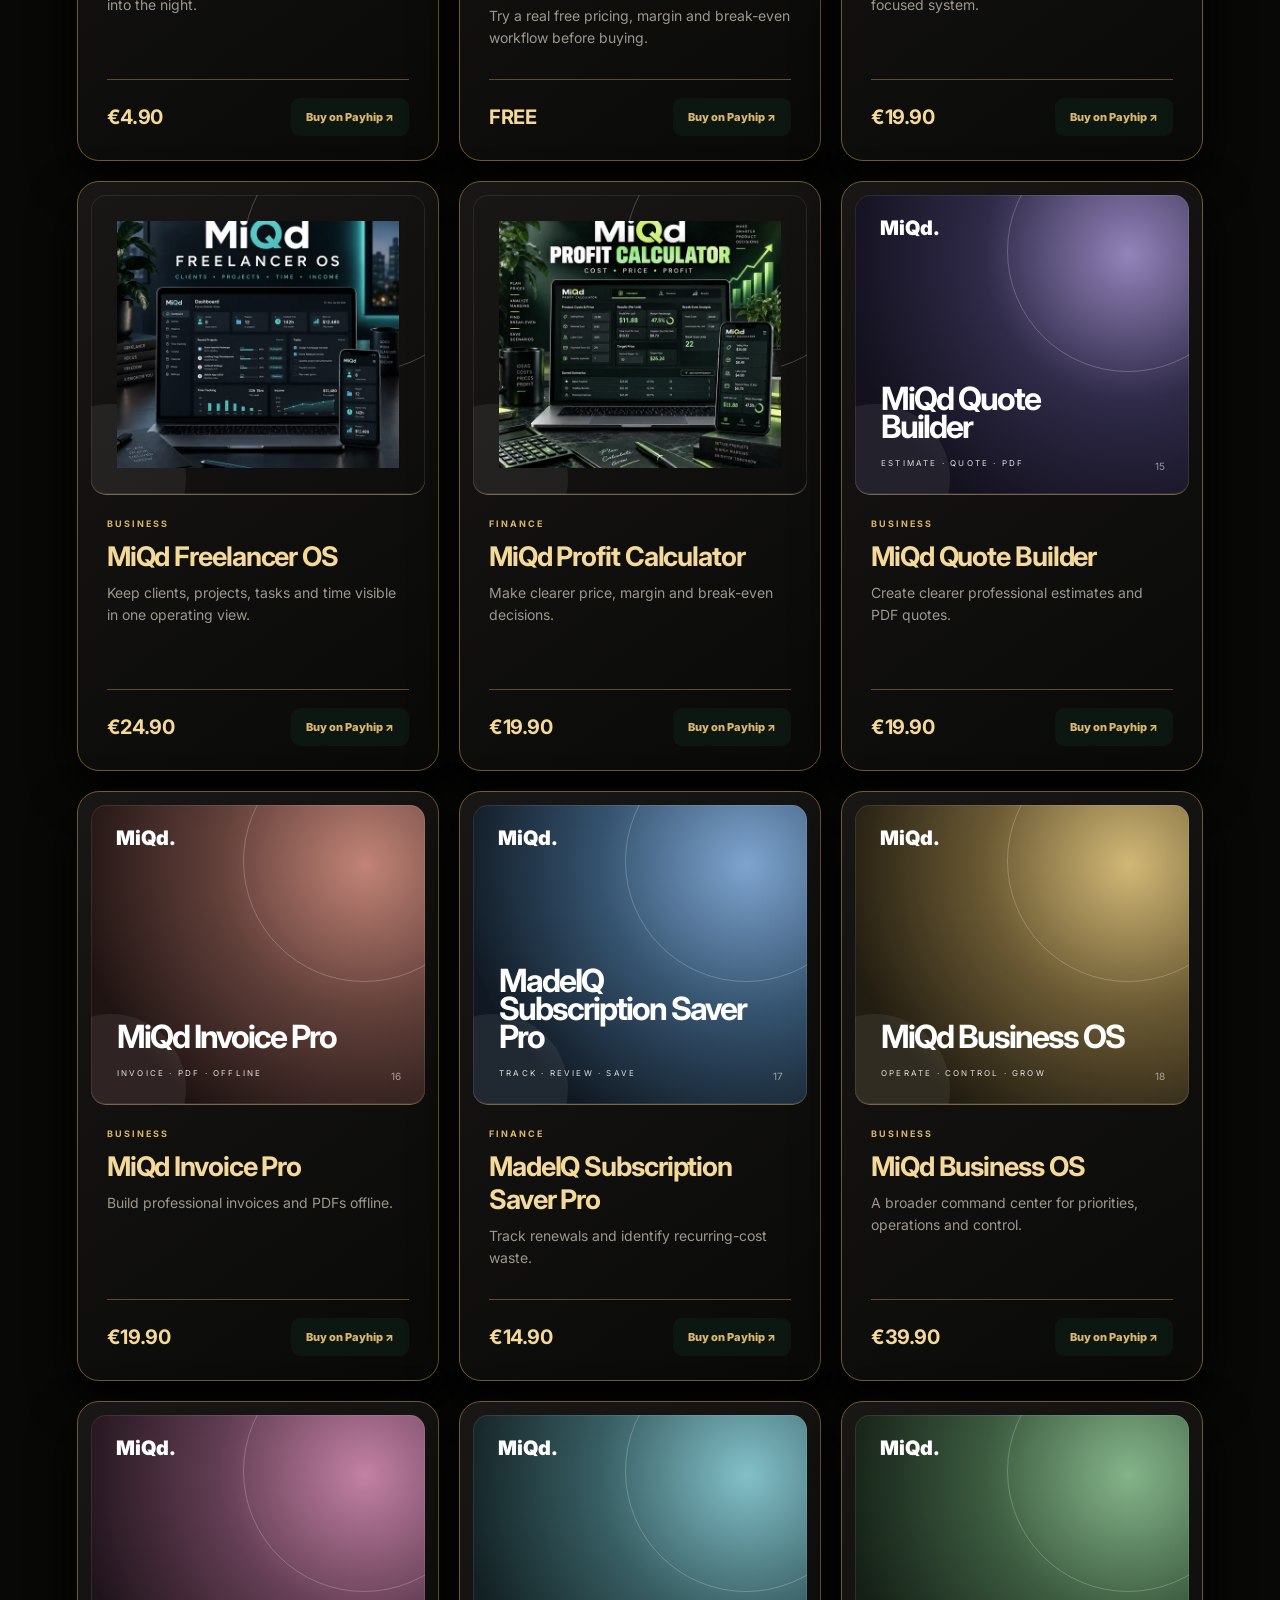
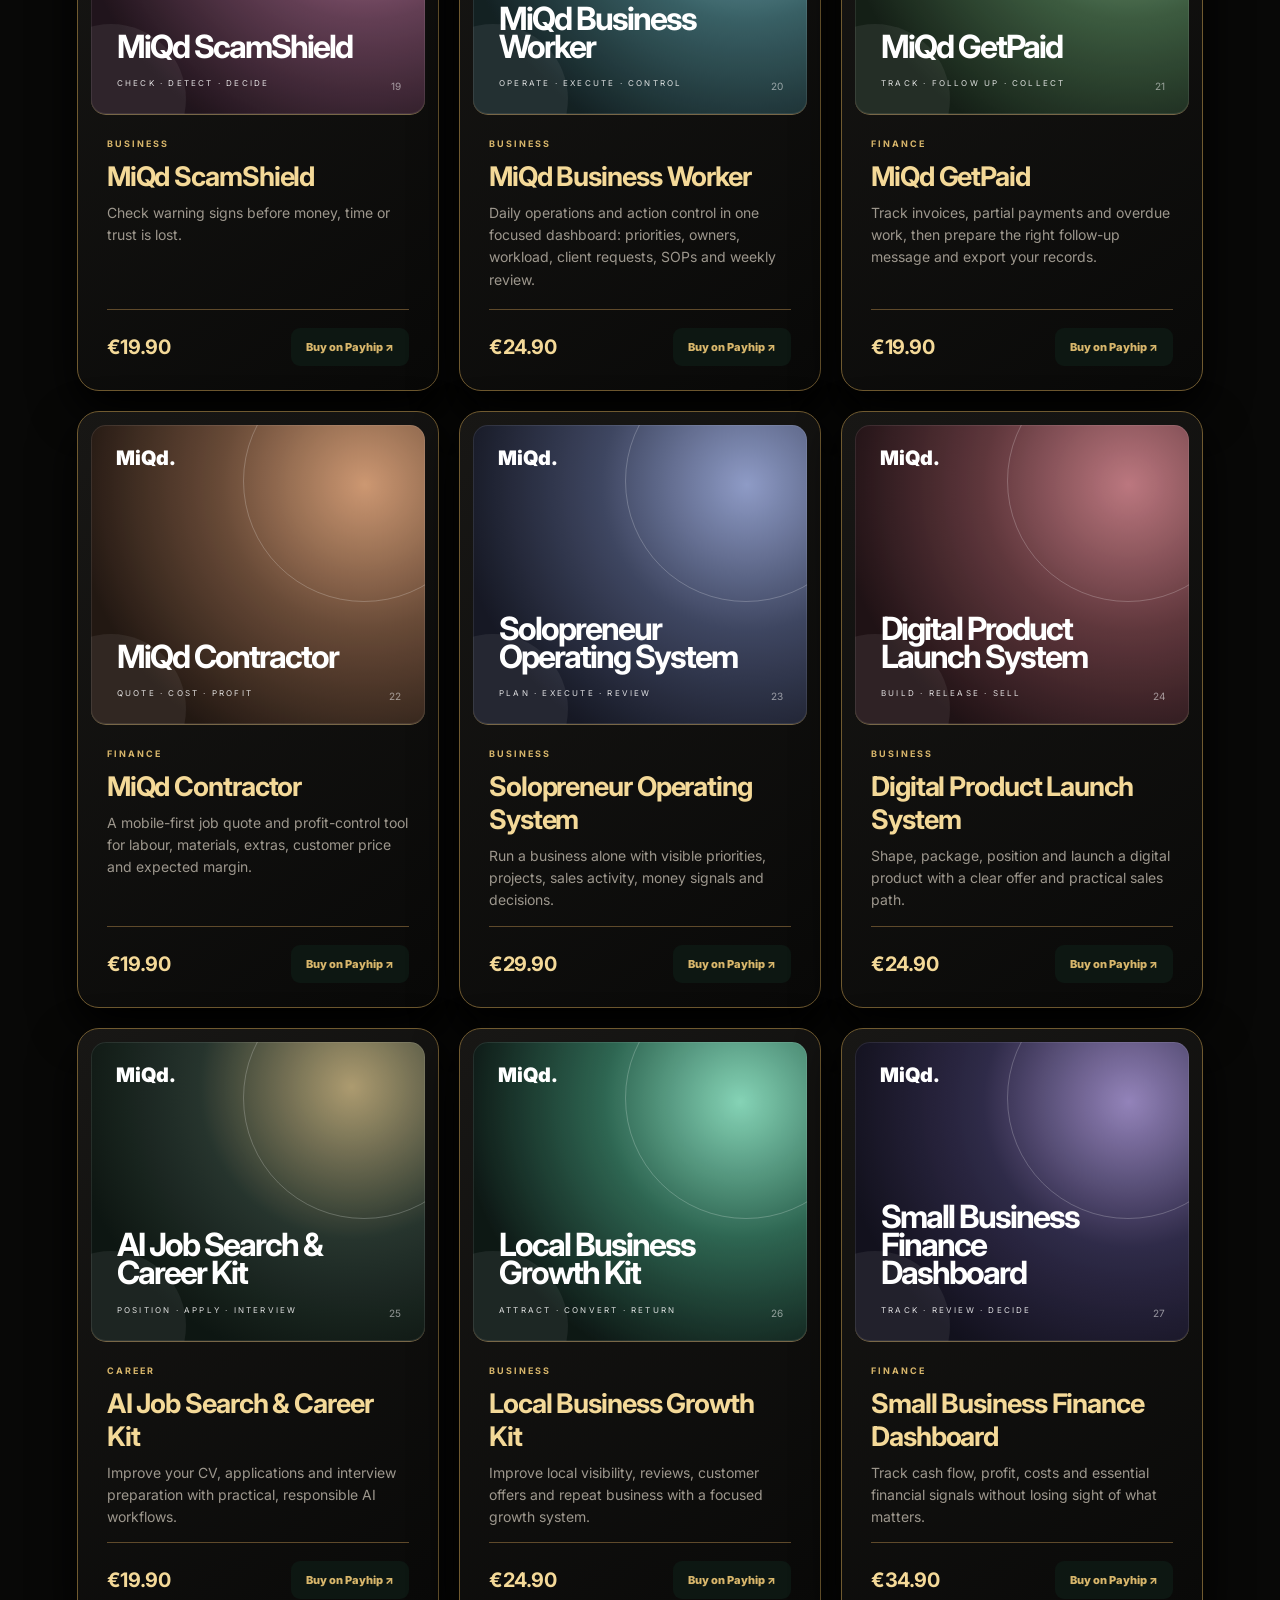
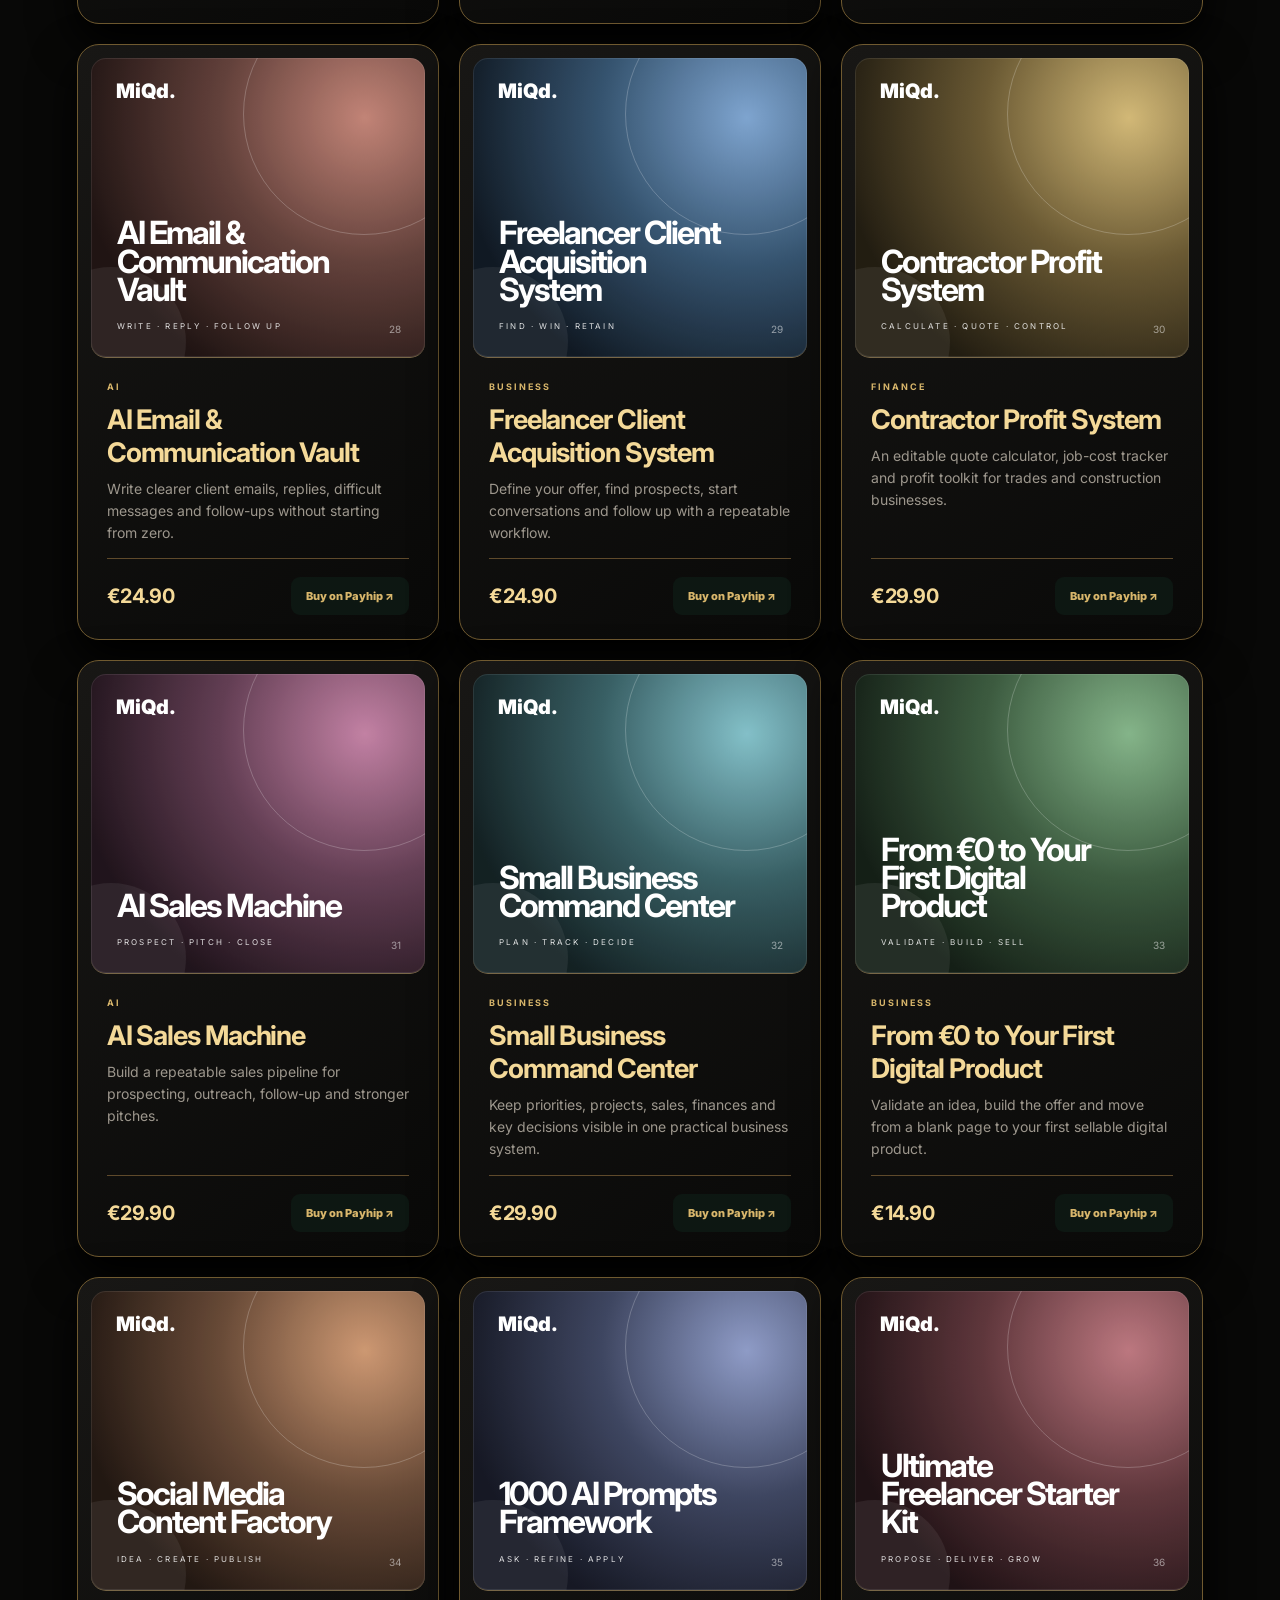
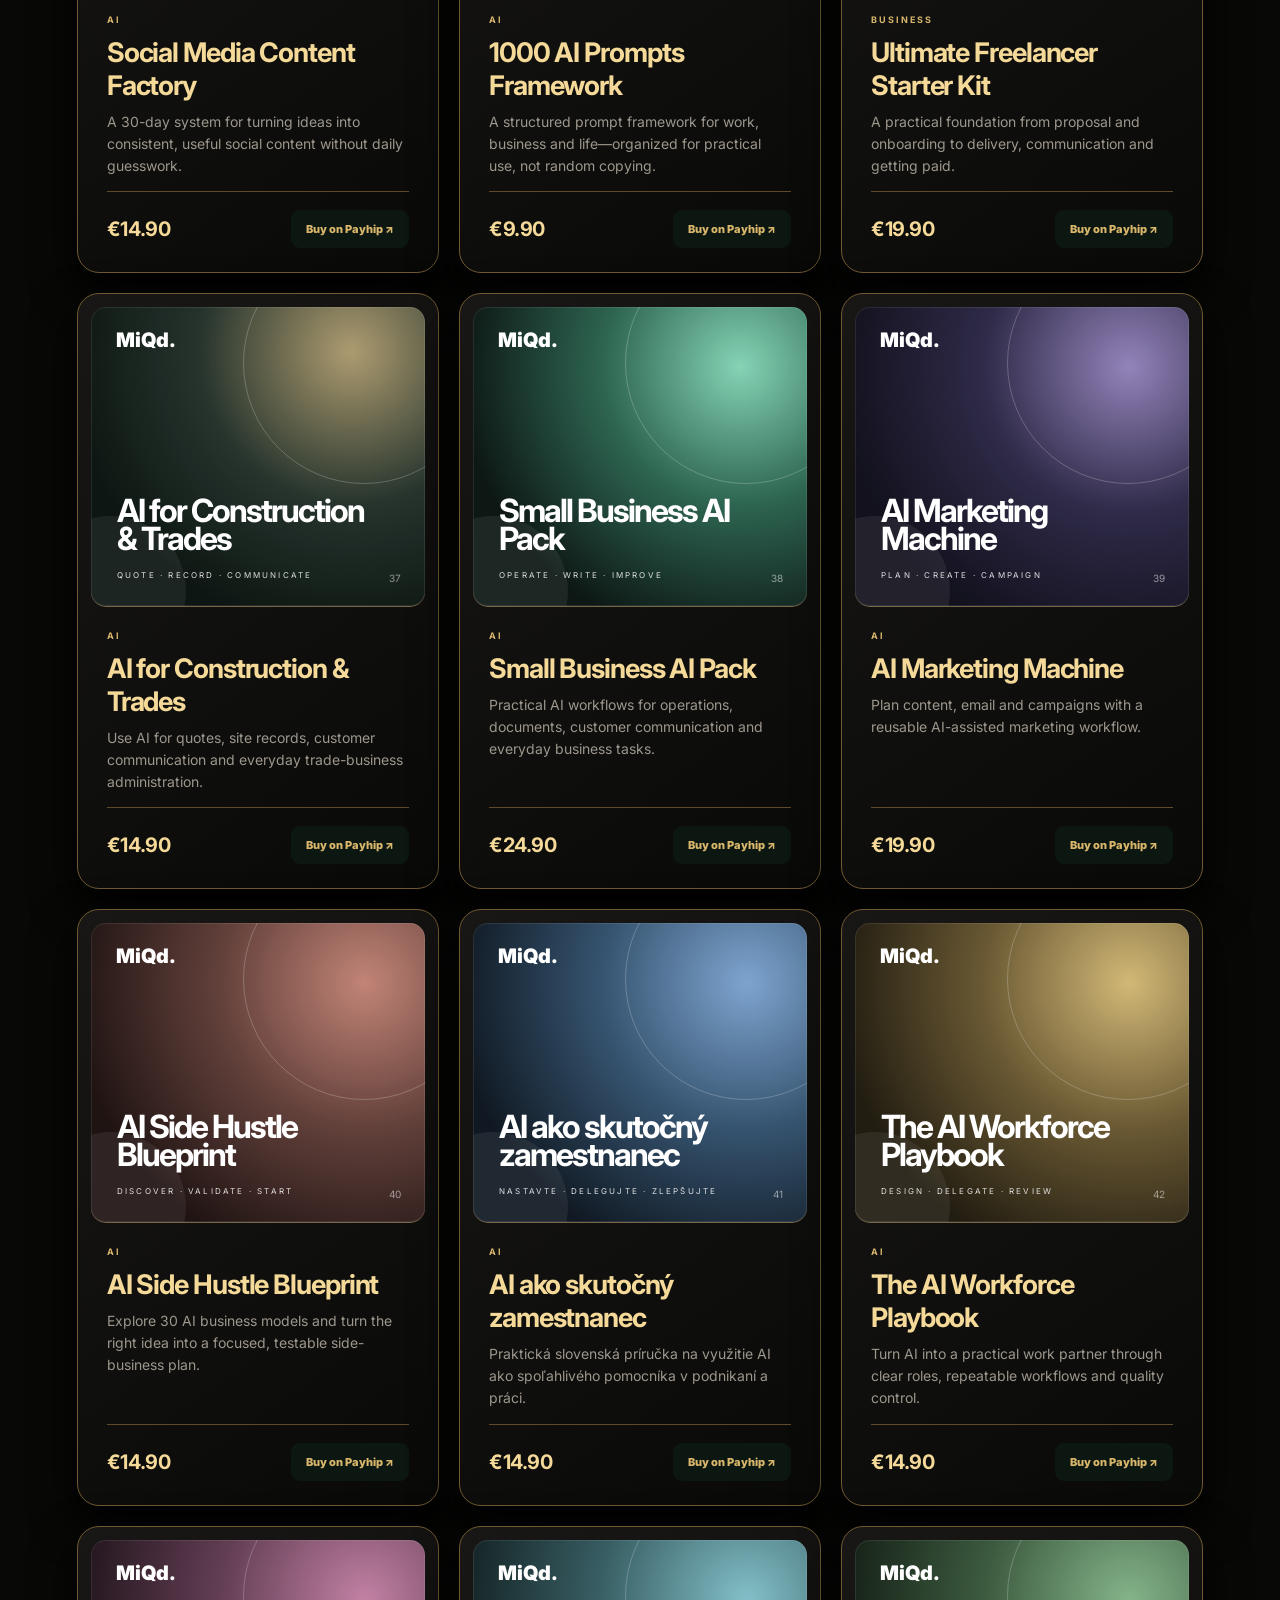
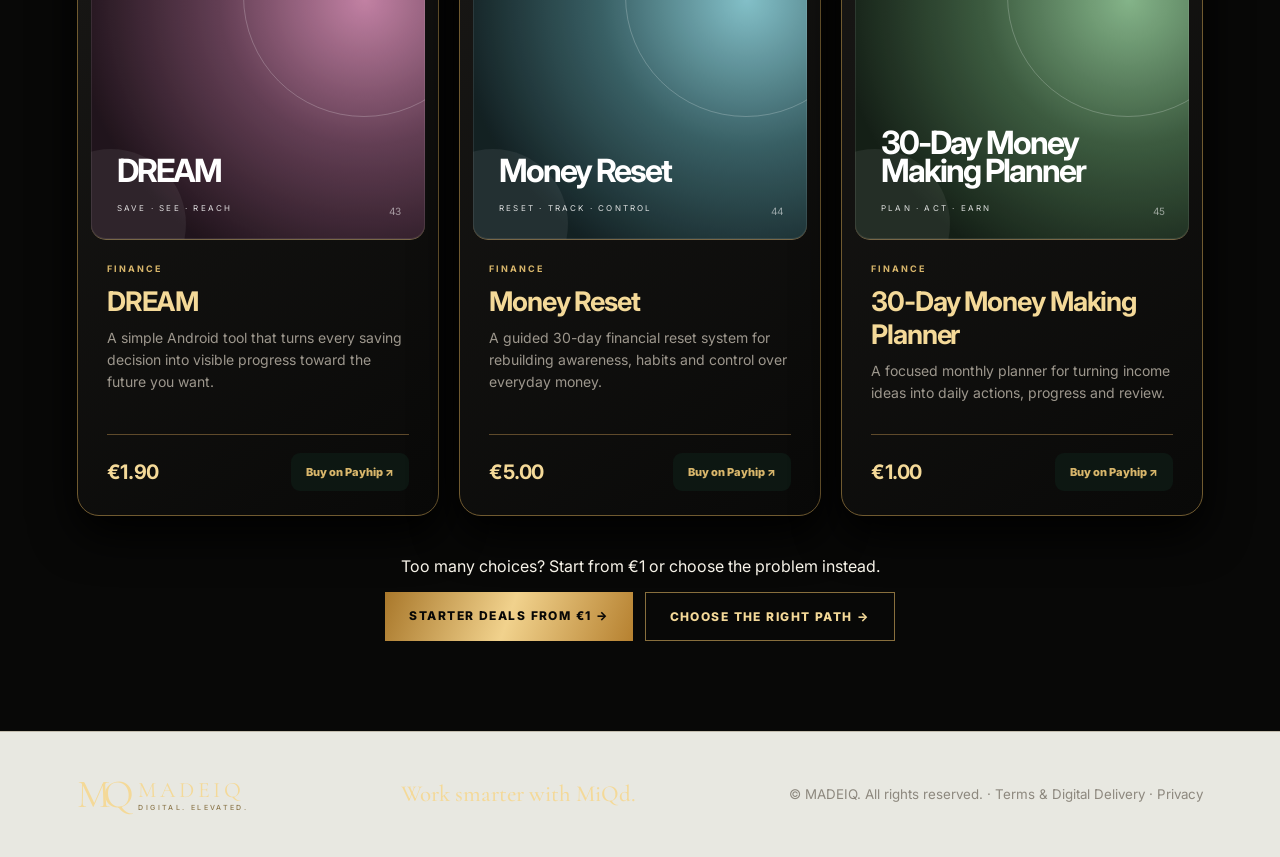
<file: products.html>
<!doctype html><html lang="en"><head><meta charset="utf-8"><meta name="viewport" content="width=device-width,initial-scale=1"><meta name="theme-color" content="#050505"><title>MADEIQ Tools — Work Smarter with MiQd</title><meta name="description" content="Explore practical MiQd tools for business, work and personal progress."><link rel="canonical" href="https://madeiq-dgtl.github.io/MiQd-wepsite/products.html"><meta property="og:title" content="MADEIQ Tools — Work Smarter with MiQd"><meta property="og:description" content="Practical MiQd tools for business, work and personal progress. Choose the problem slowing you down and go directly to the relevant tool."><meta property="og:type" content="website"><meta property="og:url" content="https://madeiq-dgtl.github.io/MiQd-wepsite/products.html"><meta property="og:site_name" content="MiQd"><meta name="twitter:card" content="summary"><meta name="twitter:title" content="MADEIQ Tools — Work Smarter with MiQd"><meta name="twitter:description" content="Practical MiQd tools for business, work and personal progress."><script type="application/ld+json">{"@context":"https://schema.org","@type":"CollectionPage","name":"MADEIQ Tools — Work Smarter with MiQd","description":"Practical MiQd tools for business, work and personal progress.","url":"https://madeiq-dgtl.github.io/MiQd-wepsite/products.html","isPartOf":{"@type":"WebSite","name":"MiQd","url":"https://madeiq-dgtl.github.io/MiQd-wepsite/"},"publisher":{"@type":"Organization","name":"MiQd"}}</script><link rel="stylesheet" href="styles.css"><link rel="stylesheet" href="catalog.css"><link rel="stylesheet" href="luxury.css?v=1"></head><body class="catalog-page">
<header class="nav"><a class="wordmark" href="index.html" aria-label="MADEIQ home"><span class="mq">MQ</span><span>MADEIQ<small>DIGITAL. ELEVATED.</small></span></a><nav><a href="first-sale.html?utm_source=miqd_website&utm_medium=catalog_nav&utm_campaign=starter_deals&utm_content=nav">Deals from €1</a><a href="start.html?utm_source=miqd_website&utm_medium=catalog_nav&utm_campaign=problem_funnel&utm_content=choose_problem" data-en="Choose your problem" data-sk="Vybrať problém">Choose your problem</a><a href="index.html" data-en="Home" data-sk="Domov">Home</a><a class="nav-buy" href="https://payhip.com/u17869956326311187072895?utm_source=miqd_website&utm_medium=catalog_nav&utm_campaign=miqd_store" target="_blank" rel="noopener">Payhip ↗</a><div class="language"><button id="langToggle" class="globe" aria-label="Choose language" aria-expanded="false">🌐</button><div id="langMenu" class="lang-menu"><button data-lang="en">English <b>EN</b></button><button data-lang="sk">Slovenčina <b>SK</b></button></div></div></nav></header>
<main><section class="catalog-hero section"><div class="eyebrow"><i></i><span data-en="THE COMPLETE MADEIQ COLLECTION" data-sk="KOMPLETNÁ KOLEKCIA MADEIQ">THE COMPLETE MADEIQ COLLECTION</span></div><h1 data-en="Premium tools.<br><em>Built for real work.</em>" data-sk="Prémiové nástroje.<br><em>Pre skutočnú prácu.</em>">Premium tools.<br><em>Built for real work.</em></h1><p data-en="Choose the problem slowing you down. New to MiQd? Start with a low-risk deal from €1 before choosing a larger tool." data-sk="Vyberte problém, ktorý vás spomaľuje. Ak MiQd ešte nepoznáte, začnite nízkorizikovou ponukou od 1 € a až potom vyberte väčší nástroj.">Choose the problem slowing you down. New to MiQd? Start with a low-risk deal from €1 before choosing a larger tool.</p><div style="display:flex;gap:12px;justify-content:center;flex-wrap:wrap"><a class="button gold" href="first-sale.html?utm_source=miqd_website&utm_medium=catalog_hero&utm_campaign=starter_deals&utm_content=primary" data-en="Start from €1 →" data-sk="Začať od 1 € →">Start from €1 →</a><a class="button outline" href="start.html?utm_source=miqd_website&utm_medium=catalog_hero&utm_campaign=problem_funnel&utm_content=guided_choice" data-en="Help me choose →" data-sk="Pomôžte mi vybrať →">Help me choose →</a><a class="button outline" href="#catalog" data-en="Browse all tools ↓" data-sk="Prezrieť všetky nástroje ↓">Browse all tools ↓</a></div></section>
<section id="catalog" class="catalog section"><div class="catalog-top"><div><span data-en="MIQD PRODUCT COLLECTION" data-sk="KOLEKCIA PRODUKTOV MIQD">MIQD PRODUCT COLLECTION</span><h2 data-en="Find your next system." data-sk="Nájdite svoj ďalší systém.">Find your next system.</h2></div><div class="filters" role="group" aria-label="Product filters"><button class="active" data-filter="all" data-en="All" data-sk="Všetky">All</button><button data-filter="sleep">THE SLEEP</button><button data-filter="business" data-en="Business" data-sk="Podnikanie">Business</button><button data-filter="finance" data-en="Money" data-sk="Financie">Money</button><button data-filter="ai">AI & content</button><button data-filter="career" data-en="Career" data-sk="Kariéra">Career</button></div></div><div id="productGrid" class="catalog-grid"></div><noscript><div style="max-width:760px;margin:28px auto;text-align:center"><p>This catalog needs JavaScript to display product cards. You can still browse and buy the available MiQd products directly in the Payhip store.</p><a class="button gold" href="https://payhip.com/u17869956326311187072895?utm_source=miqd_website&utm_medium=catalog_fallback&utm_campaign=miqd_store" target="_blank" rel="noopener">Open MiQd store →</a></div></noscript><div style="margin-top:40px;text-align:center"><p data-en="Too many choices? Start from €1 or choose the problem instead." data-sk="Príliš veľa možností? Začnite od 1 € alebo podľa problému.">Too many choices? Start from €1 or choose the problem instead.</p><div style="display:flex;gap:12px;justify-content:center;flex-wrap:wrap"><a class="button gold" href="first-sale.html?utm_source=miqd_website&utm_medium=catalog_bottom&utm_campaign=starter_deals&utm_content=rescue_deal" data-en="Starter Deals from €1 →" data-sk="Štartovacie ponuky od 1 € →">Starter Deals from €1 →</a><a class="button outline" href="start.html?utm_source=miqd_website&utm_medium=catalog_bottom&utm_campaign=problem_funnel&utm_content=rescue_choice" data-en="Choose the right path →" data-sk="Vybrať správnu cestu →">Choose the right path →</a></div></div></section></main>
<footer><a class="wordmark" href="index.html"><span class="mq">MQ</span><span>MADEIQ<small>DIGITAL. ELEVATED.</small></span></a><p>Work smarter with MiQd.</p><small>© MADEIQ. All rights reserved. · <a href="terms.html">Terms & Digital Delivery</a> · <a href="privacy.html">Privacy</a></small></footer><script src="script.js?v=30" defer></script></body></html>
</file>
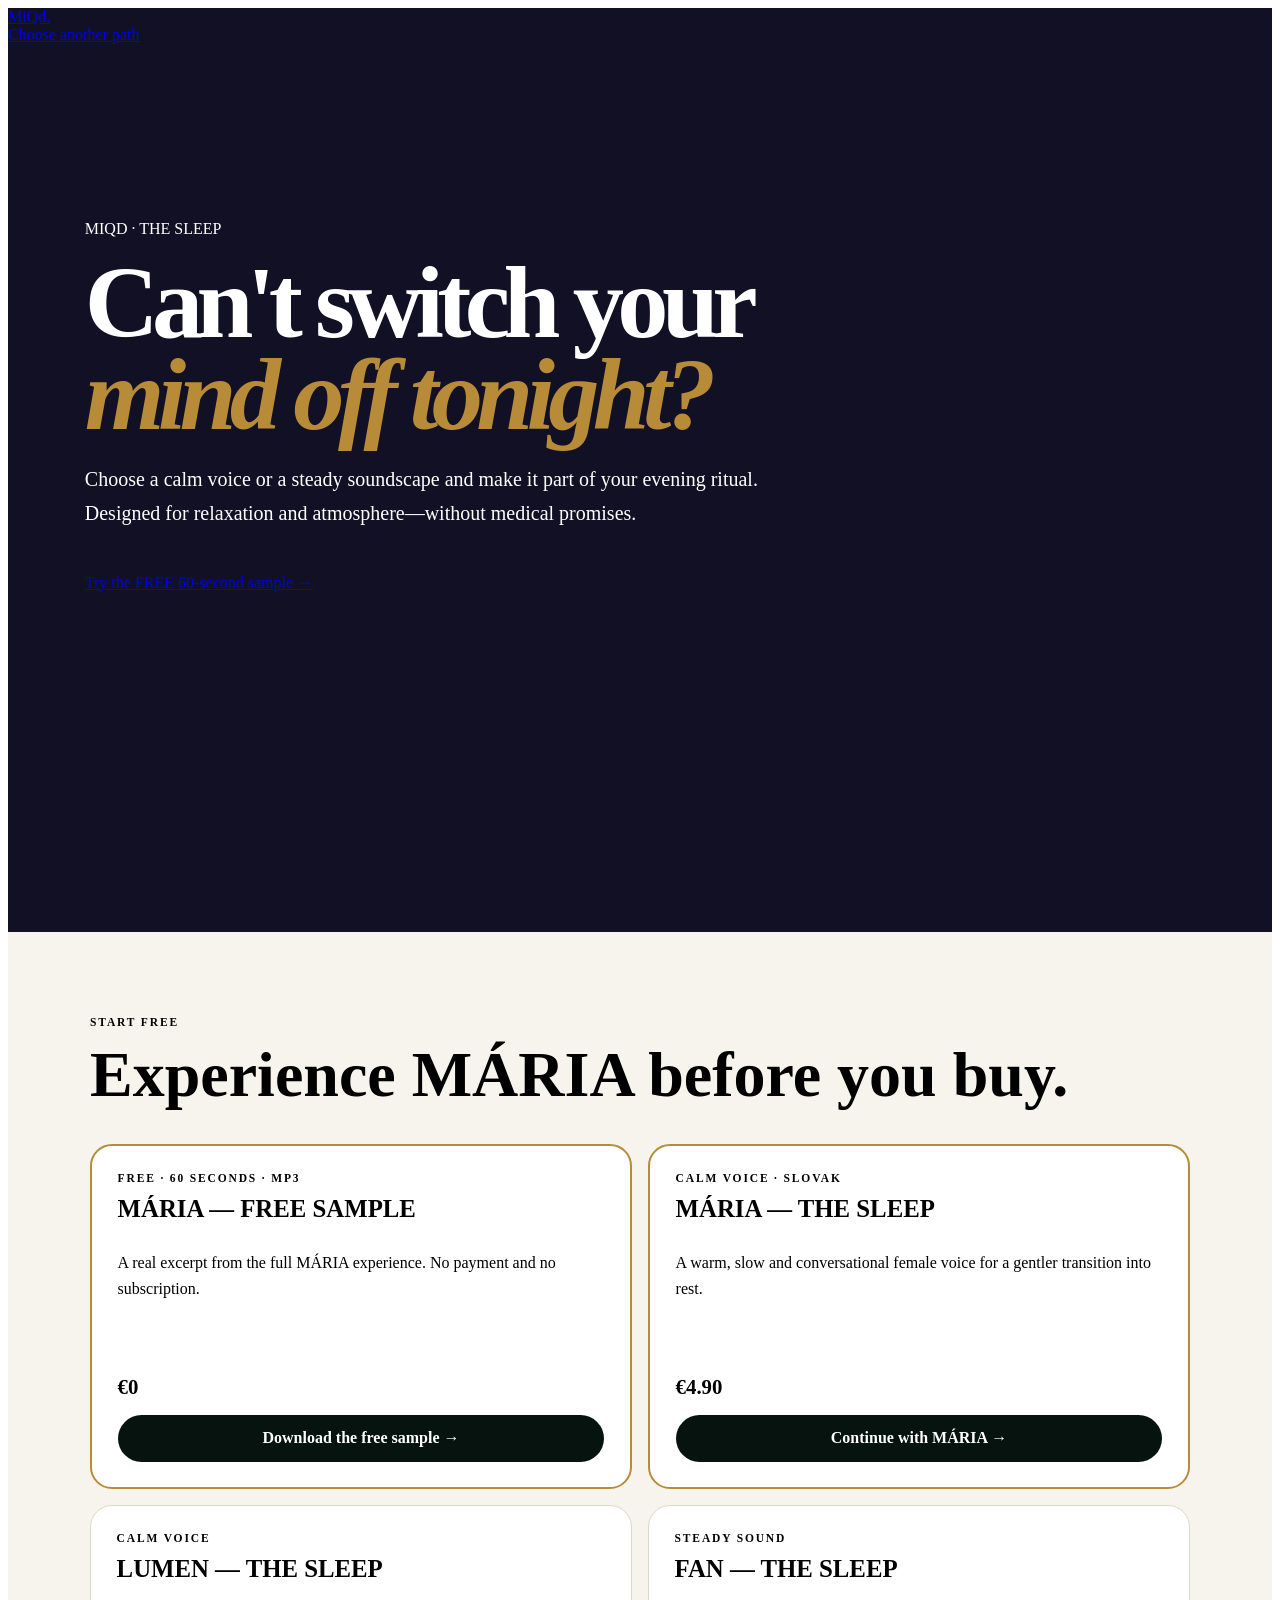
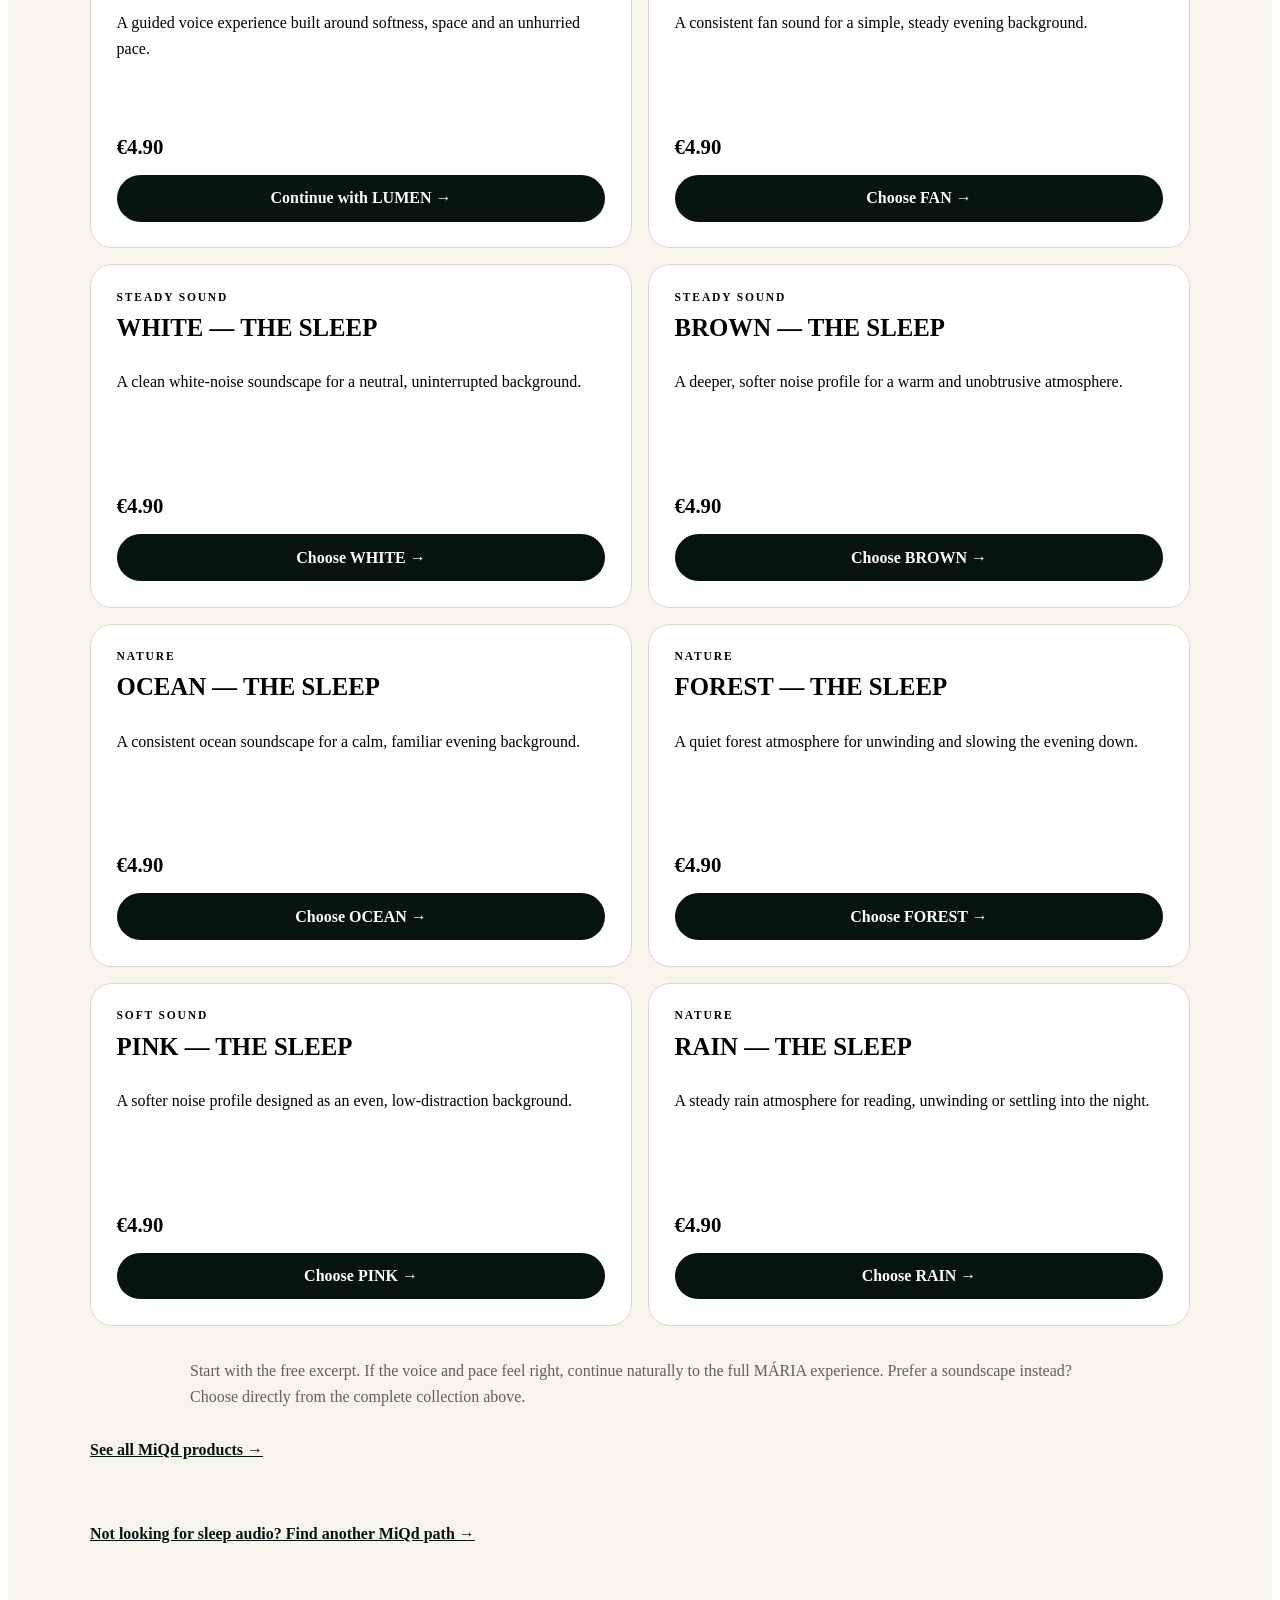
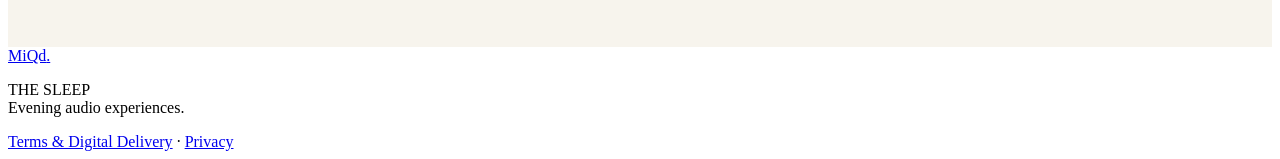
<file: sleep.html>
<!doctype html><html lang="en"><head><meta charset="utf-8"><meta name="viewport" content="width=device-width,initial-scale=1"><meta name="theme-color" content="#111024"><title>MiQd THE SLEEP — Find Your Evening Sound</title><meta name="description" content="Calming voices and soundscapes for relaxation, atmosphere and a gentler evening ritual."><link rel="canonical" href="https://madeiq-dgtl.github.io/MiQd-wepsite/sleep.html"><meta property="og:title" content="MiQd THE SLEEP — Find Your Evening Sound"><meta property="og:description" content="Start with a free MÁRIA sample, then choose the voice or soundscape that fits your evening."><meta property="og:type" content="website"><meta property="og:url" content="https://madeiq-dgtl.github.io/MiQd-wepsite/sleep.html"><meta property="og:site_name" content="MiQd"><meta name="twitter:card" content="summary"><meta name="twitter:title" content="MiQd THE SLEEP — Find Your Evening Sound"><meta name="twitter:description" content="Start with a free MÁRIA sample, then choose the voice or soundscape that fits your evening."><script type="application/ld+json">{"@context":"https://schema.org","@type":"CollectionPage","name":"MiQd THE SLEEP","url":"https://madeiq-dgtl.github.io/MiQd-wepsite/sleep.html","description":"Calming voices and soundscapes for relaxation, atmosphere and a gentler evening ritual.","isPartOf":{"@type":"WebSite","name":"MiQd","url":"https://madeiq-dgtl.github.io/MiQd-wepsite/"}}</script><link rel="stylesheet" href="funnel.css"></head><body class="sleep-page">
<header class="nav"><a class="brand" href="index.html">MiQd<span>.</span></a><nav><a href="start.html?utm_source=miqd_website&utm_medium=sleep_funnel&utm_campaign=path_recovery&utm_content=nav">Choose another path</a></nav></header>
<main><section class="funnel-hero"><div class="eyebrow"><i></i>MIQD · THE SLEEP</div><h1>Can't switch your<br><em>mind off tonight?</em></h1><p>Choose a calm voice or a steady soundscape and make it part of your evening ritual. Designed for relaxation and atmosphere—without medical promises.</p><a class="primary" href="https://payhip.com/b/C7pOr?utm_source=miqd_website&utm_medium=sleep_funnel&utm_campaign=free_maria_sample&utm_content=hero" target="_blank" rel="noopener">Try the FREE 60-second sample →</a></section>
<section id="choose" class="offer-section"><div class="offer-head"><span>START FREE</span><h2>Experience MÁRIA before you buy.</h2></div><div class="offer-grid"><article class="offer-card featured-offer"><small>FREE · 60 SECONDS · MP3</small><h3>MÁRIA — FREE SAMPLE</h3><p>A real excerpt from the full MÁRIA experience. No payment and no subscription.</p><strong>€0</strong><a href="https://payhip.com/b/C7pOr?utm_source=miqd_website&utm_medium=sleep_funnel&utm_campaign=free_maria_sample&utm_content=offer_card" target="_blank" rel="noopener">Download the free sample →</a></article>
<article class="offer-card featured-offer"><small>CALM VOICE · SLOVAK</small><h3>MÁRIA — THE SLEEP</h3><p>A warm, slow and conversational female voice for a gentler transition into rest.</p><strong>€4.90</strong><a href="https://payhip.com/b/eAlrk?utm_source=miqd_website&utm_medium=sleep_funnel&utm_campaign=maria&utm_content=offer_card" target="_blank" rel="noopener">Continue with MÁRIA →</a></article>
<article class="offer-card"><small>CALM VOICE</small><h3>LUMEN — THE SLEEP</h3><p>A guided voice experience built around softness, space and an unhurried pace.</p><strong>€4.90</strong><a href="https://payhip.com/b/EHK3I?utm_source=miqd_website&utm_medium=sleep_funnel&utm_campaign=lumen&utm_content=offer_card" target="_blank" rel="noopener">Continue with LUMEN →</a></article>
<article class="offer-card"><small>STEADY SOUND</small><h3>FAN — THE SLEEP</h3><p>A consistent fan sound for a simple, steady evening background.</p><strong>€4.90</strong><a href="https://payhip.com/b/IFoUz?utm_source=miqd_website&utm_medium=sleep_funnel&utm_campaign=fan&utm_content=offer_card" target="_blank" rel="noopener">Choose FAN →</a></article>
<article class="offer-card"><small>STEADY SOUND</small><h3>WHITE — THE SLEEP</h3><p>A clean white-noise soundscape for a neutral, uninterrupted background.</p><strong>€4.90</strong><a href="https://payhip.com/b/A1hvl?utm_source=miqd_website&utm_medium=sleep_funnel&utm_campaign=white&utm_content=offer_card" target="_blank" rel="noopener">Choose WHITE →</a></article>
<article class="offer-card"><small>STEADY SOUND</small><h3>BROWN — THE SLEEP</h3><p>A deeper, softer noise profile for a warm and unobtrusive atmosphere.</p><strong>€4.90</strong><a href="https://payhip.com/b/zCT5J?utm_source=miqd_website&utm_medium=sleep_funnel&utm_campaign=brown&utm_content=offer_card" target="_blank" rel="noopener">Choose BROWN →</a></article>
<article class="offer-card"><small>NATURE</small><h3>OCEAN — THE SLEEP</h3><p>A consistent ocean soundscape for a calm, familiar evening background.</p><strong>€4.90</strong><a href="https://payhip.com/b/wz36S?utm_source=miqd_website&utm_medium=sleep_funnel&utm_campaign=ocean&utm_content=offer_card" target="_blank" rel="noopener">Choose OCEAN →</a></article>
<article class="offer-card"><small>NATURE</small><h3>FOREST — THE SLEEP</h3><p>A quiet forest atmosphere for unwinding and slowing the evening down.</p><strong>€4.90</strong><a href="https://payhip.com/b/RHGvy?utm_source=miqd_website&utm_medium=sleep_funnel&utm_campaign=forest&utm_content=offer_card" target="_blank" rel="noopener">Choose FOREST →</a></article>
<article class="offer-card"><small>SOFT SOUND</small><h3>PINK — THE SLEEP</h3><p>A softer noise profile designed as an even, low-distraction background.</p><strong>€4.90</strong><a href="https://payhip.com/b/TNSeJ?utm_source=miqd_website&utm_medium=sleep_funnel&utm_campaign=pink&utm_content=offer_card" target="_blank" rel="noopener">Choose PINK →</a></article>
<article class="offer-card"><small>NATURE</small><h3>RAIN — THE SLEEP</h3><p>A steady rain atmosphere for reading, unwinding or settling into the night.</p><strong>€4.90</strong><a href="https://payhip.com/b/LAJkg?utm_source=miqd_website&utm_medium=sleep_funnel&utm_campaign=rain&utm_content=offer_card" target="_blank" rel="noopener">Choose RAIN →</a></article>
</div><p class="funnel-note">Start with the free excerpt. If the voice and pace feel right, continue naturally to the full MÁRIA experience. Prefer a soundscape instead? Choose directly from the complete collection above.</p>
<a class="secondary-link" href="products.html?filter=sleep&utm_source=miqd_website&utm_medium=sleep_funnel&utm_campaign=sleep_collection&utm_content=all_sleep">See all MiQd products →</a><br><a class="secondary-link" href="start.html?utm_source=miqd_website&utm_medium=sleep_funnel&utm_campaign=path_recovery&utm_content=footer">Not looking for sleep audio? Find another MiQd path →</a></section></main>
<footer><a class="brand" href="index.html">MiQd<span>.</span></a><p>THE SLEEP<br>Evening audio experiences.</p><div><a href="terms.html">Terms &amp; Digital Delivery</a> · <a href="privacy.html">Privacy</a></div></footer></body></html>
</file>
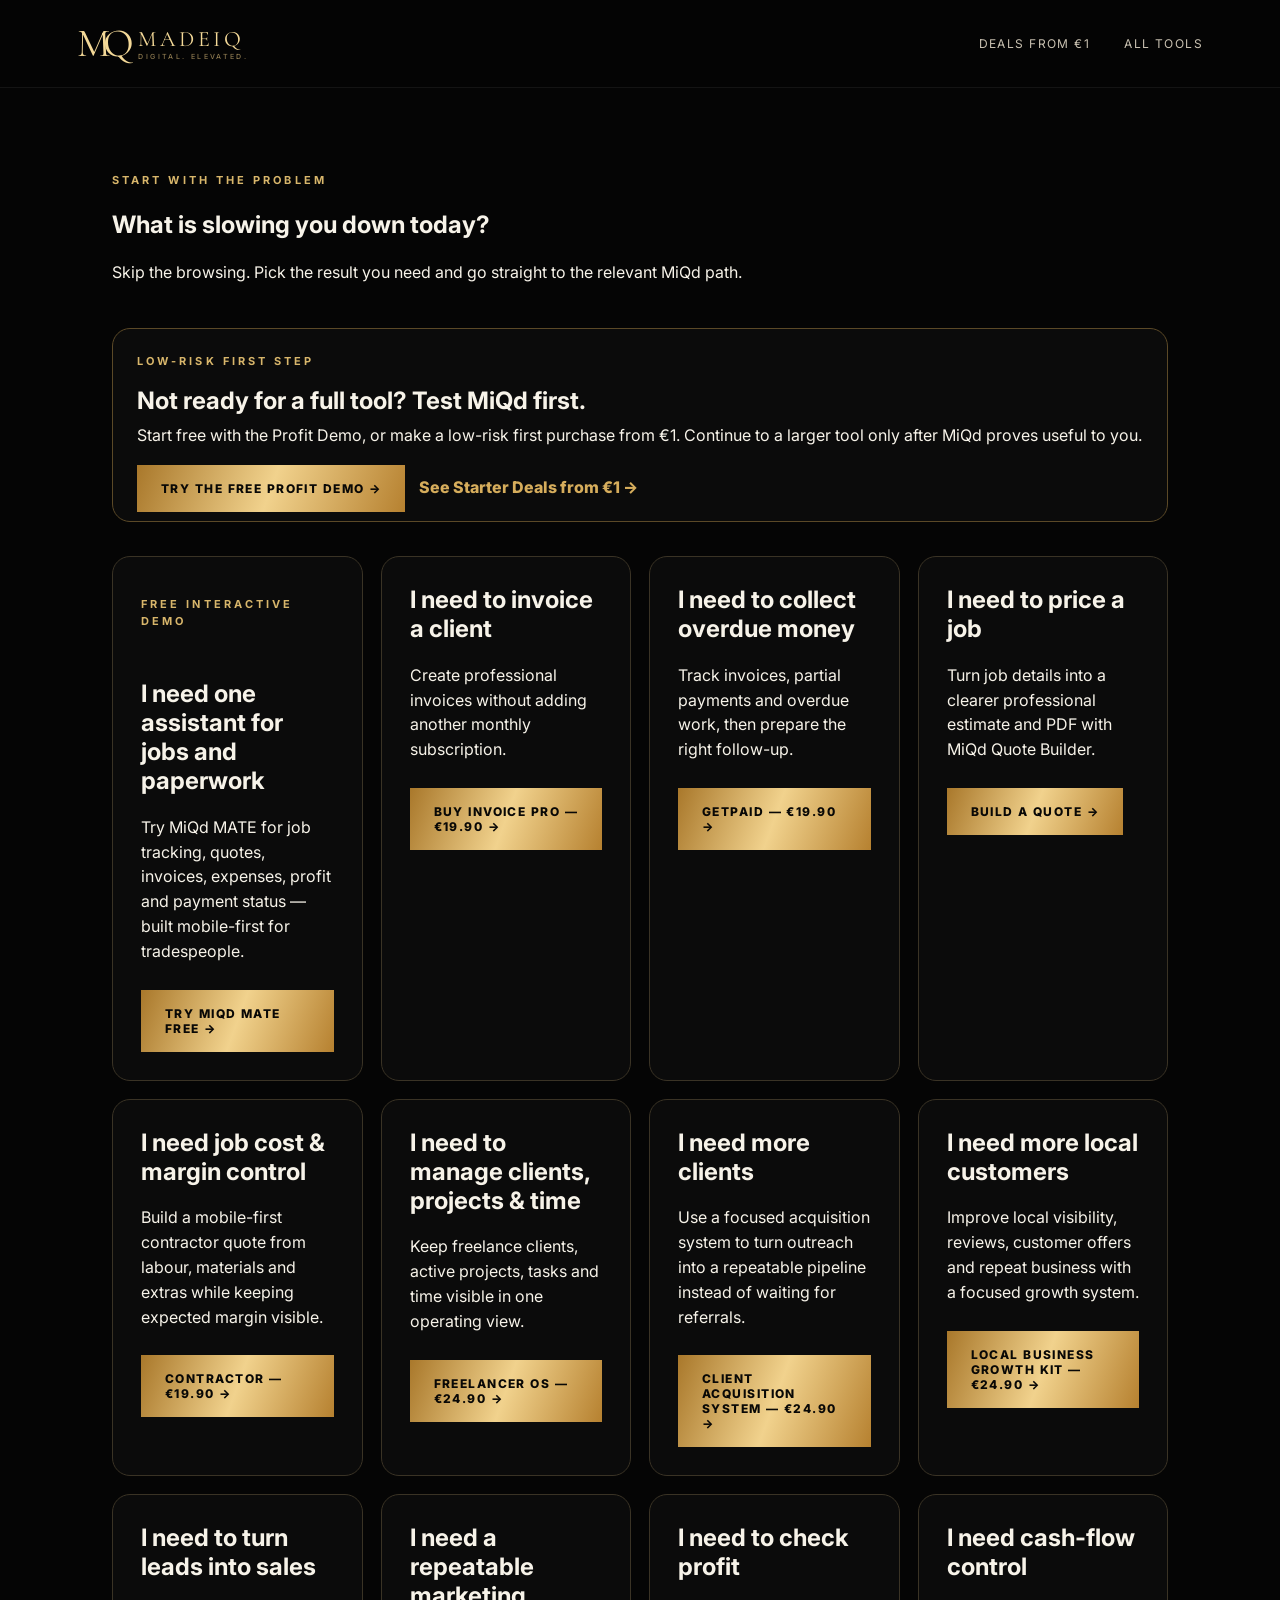
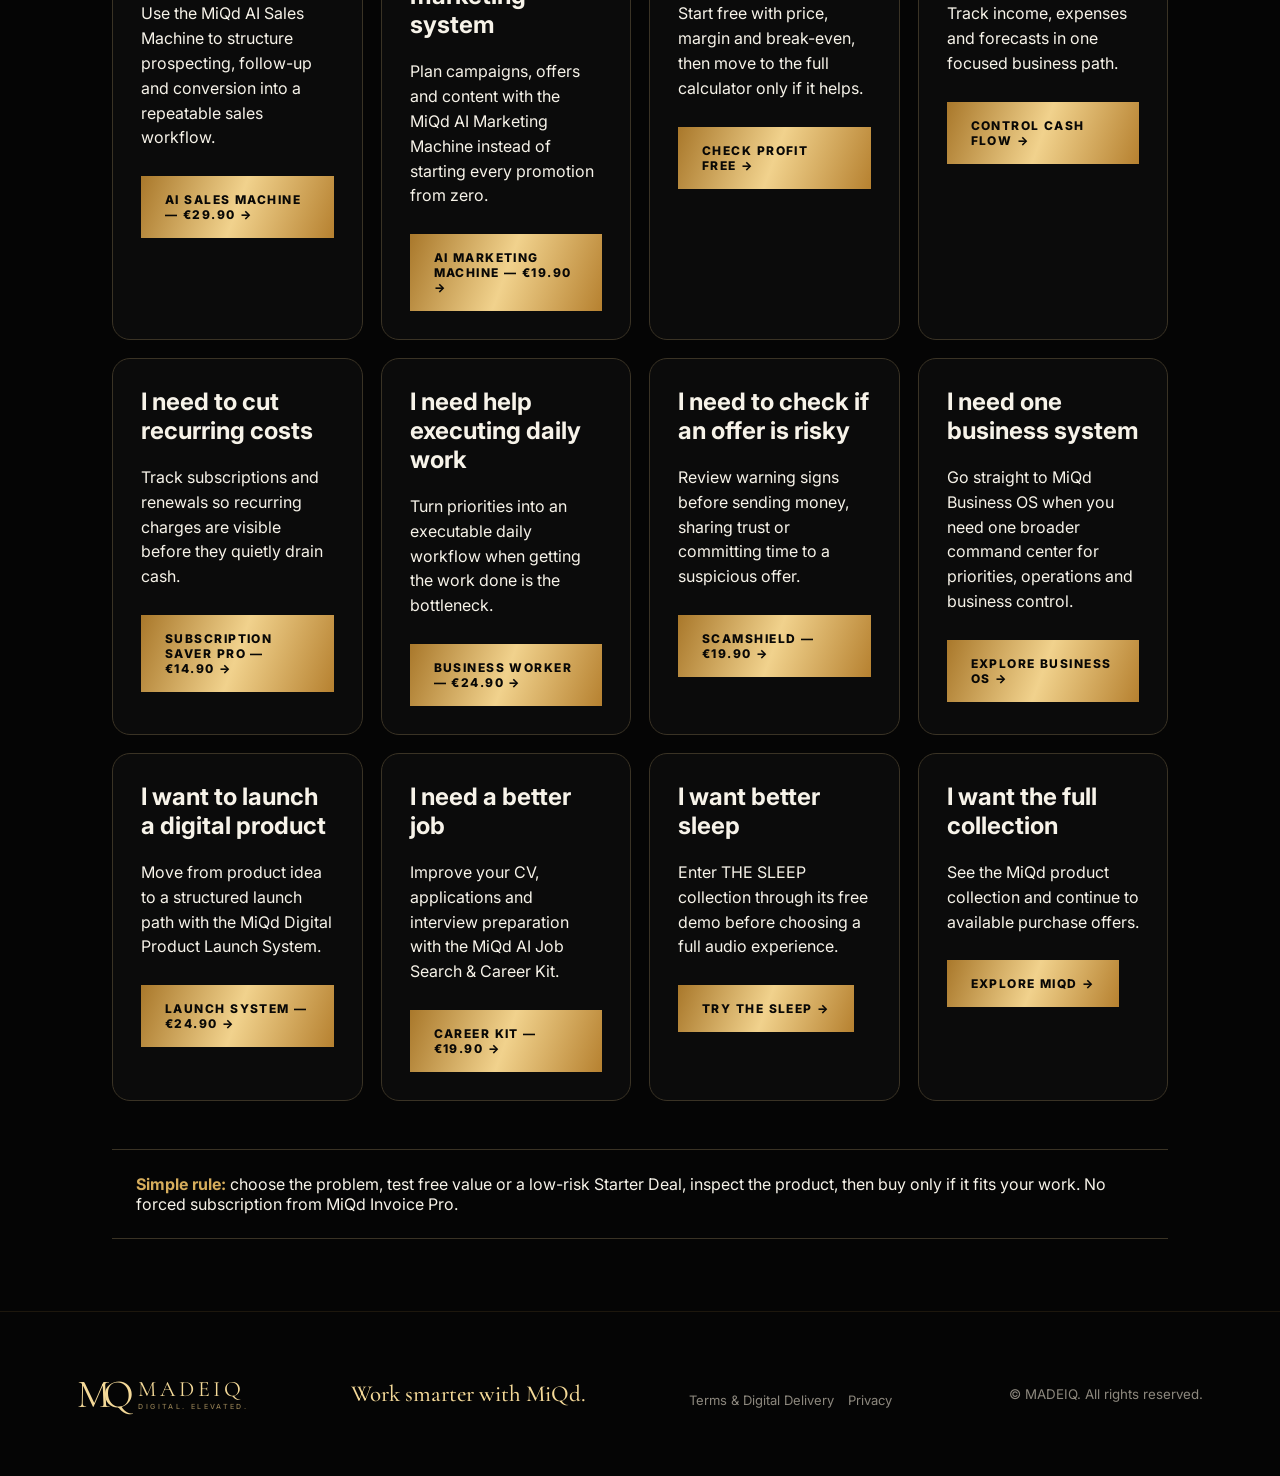
<file: start.html>
<!doctype html><html lang="en"><head><meta charset="utf-8"><meta name="viewport" content="width=device-width,initial-scale=1"><meta name="theme-color" content="#050505"><title>Start with MiQd — Choose the tool for the job</title><meta name="description" content="Choose what is slowing you down and go directly to the relevant MiQd tool or product collection."><link rel="canonical" href="https://madeiq-dgtl.github.io/MiQd-wepsite/start.html"><meta property="og:title" content="Start with MiQd — Choose the tool for the job"><meta property="og:description" content="Choose the problem. Test free value or a €1 Starter Deal. Continue only to the MiQd tool that fits."><meta property="og:type" content="website"><meta property="og:site_name" content="MiQd"><meta property="og:url" content="https://madeiq-dgtl.github.io/MiQd-wepsite/start.html"><meta name="twitter:card" content="summary"><meta name="twitter:title" content="Start with MiQd — Choose the tool for the job"><meta name="twitter:description" content="Choose the problem. Test free value or a €1 Starter Deal. Continue only to the MiQd tool that fits."><script type="application/ld+json">{"@context":"https://schema.org","@type":"WebPage","name":"Start with MiQd — Choose the tool for the job","description":"Choose what is slowing you down and go directly to the relevant MiQd tool or product collection.","url":"https://madeiq-dgtl.github.io/MiQd-wepsite/start.html","isPartOf":{"@type":"WebSite","name":"MiQd","url":"https://madeiq-dgtl.github.io/MiQd-wepsite/"},"about":{"@type":"Brand","name":"MiQd"}}</script><link rel="stylesheet" href="luxury.css?v=1"><style>main{max-width:1100px;margin:auto;padding:72px 22px}.intro{max-width:760px;margin-bottom:42px}.intro p{line-height:1.7}.quickstart{margin:0 0 34px;padding:24px;border:1px solid #5b4927;border-radius:18px;background:#0b0b0b}.quickstart h2{margin:0 0 8px}.quickstart p{margin:0 0 16px;line-height:1.6}.quickstart .secondary-link{display:inline-block;margin:12px 0 0 14px;color:#d6ad5c;font-weight:800;text-decoration:none}.choices{display:grid;grid-template-columns:repeat(auto-fit,minmax(240px,1fr));gap:18px}.choice{border:1px solid #3a3325;border-radius:18px;padding:28px;background:#0b0b0b}.choice h2{margin-top:0}.choice p{min-height:72px;line-height:1.55}.choice a{display:inline-block;margin-top:10px}.trust{margin-top:48px;padding:24px;border-top:1px solid #3a3325;border-bottom:1px solid #3a3325}.trust strong{color:#d6ad5c}.legal{margin-top:12px;font-size:13px}.legal a{margin-right:14px}</style></head><body><header class="nav"><a class="wordmark" href="index.html" aria-label="MADEIQ home"><span class="mq">MQ</span><span>MADEIQ<small>DIGITAL. ELEVATED.</small></span></a><nav><a href="first-sale.html?utm_source=miqd_website&utm_medium=funnel&utm_campaign=start_starter_deals&utm_content=nav">Deals from €1</a><a href="products.html">All tools</a></nav></header><main><section class="intro"><p class="kicker">START WITH THE PROBLEM</p><h1>What is slowing you down today?</h1><p>Skip the browsing. Pick the result you need and go straight to the relevant MiQd path.</p></section><section class="quickstart"><p class="kicker">LOW-RISK FIRST STEP</p><h2>Not ready for a full tool? Test MiQd first.</h2><p>Start free with the Profit Demo, or make a low-risk first purchase from €1. Continue to a larger tool only after MiQd proves useful to you.</p><a class="button gold" href="https://payhip.com/b/1VxyN?utm_source=miqd_website&utm_medium=funnel&utm_campaign=start_free_demo&utm_content=quickstart" target="_blank" rel="noopener">Try the FREE Profit Demo →</a><a class="secondary-link" href="first-sale.html?utm_source=miqd_website&utm_medium=funnel&utm_campaign=start_starter_deals&utm_content=quickstart">See Starter Deals from €1 →</a></section><section class="choices"><article class="choice"><p class="kicker">FREE INTERACTIVE DEMO</p><h2>I need one assistant for jobs and paperwork</h2><p>Try MiQd MATE for job tracking, quotes, invoices, expenses, profit and payment status — built mobile-first for tradespeople.</p><a class="button gold" href="https://miqd-mate.lubos-csordas.chatgpt.site/?utm_source=miqd_website&utm_medium=funnel&utm_campaign=mate_demo&utm_content=trade_assistant_problem" target="_blank" rel="noopener">Try MiQd MATE FREE →</a></article><article class="choice"><h2>I need to invoice a client</h2><p>Create professional invoices without adding another monthly subscription.</p><a class="button gold" href="https://payhip.com/b/F2ZfV?utm_source=miqd_website&utm_medium=funnel&utm_campaign=start_invoice&utm_content=invoice_problem" target="_blank" rel="noopener">Buy Invoice Pro — €19.90 →</a></article><article class="choice"><h2>I need to collect overdue money</h2><p>Track invoices, partial payments and overdue work, then prepare the right follow-up.</p><a class="button gold" href="https://payhip.com/b/QXaLJ?utm_source=miqd_website&utm_medium=funnel&utm_campaign=start_getpaid&utm_content=overdue_problem" target="_blank" rel="noopener">GetPaid — €19.90 →</a></article><article class="choice"><h2>I need to price a job</h2><p>Turn job details into a clearer professional estimate and PDF with MiQd Quote Builder.</p><a class="button gold" href="https://payhip.com/b/bRwxD?utm_source=miqd_website&utm_medium=funnel&utm_campaign=start_quote&utm_content=quote_problem" target="_blank" rel="noopener">Build a quote →</a></article><article class="choice"><h2>I need job cost &amp; margin control</h2><p>Build a mobile-first contractor quote from labour, materials and extras while keeping expected margin visible.</p><a class="button gold" href="https://payhip.com/b/HLZ4f?utm_source=miqd_website&utm_medium=funnel&utm_campaign=start_contractor&utm_content=contractor_problem" target="_blank" rel="noopener">Contractor — €19.90 →</a></article><article class="choice"><h2>I need to manage clients, projects &amp; time</h2><p>Keep freelance clients, active projects, tasks and time visible in one operating view.</p><a class="button gold" href="https://payhip.com/b/pTE0s?utm_source=miqd_website&utm_medium=funnel&utm_campaign=start_freelancer_os&utm_content=client_project_problem" target="_blank" rel="noopener">Freelancer OS — €24.90 →</a></article><article class="choice"><h2>I need more clients</h2><p>Use a focused acquisition system to turn outreach into a repeatable pipeline instead of waiting for referrals.</p><a class="button gold" href="https://payhip.com/b/rPq7T?utm_source=miqd_website&utm_medium=funnel&utm_campaign=start_client_acquisition&utm_content=client_problem" target="_blank" rel="noopener">Client Acquisition System — €24.90 →</a></article><article class="choice"><h2>I need more local customers</h2><p>Improve local visibility, reviews, customer offers and repeat business with a focused growth system.</p><a class="button gold" href="https://payhip.com/b/p1OJ2?utm_source=miqd_website&utm_medium=funnel&utm_campaign=start_local_business_growth&utm_content=local_customer_problem" target="_blank" rel="noopener">Local Business Growth Kit — €24.90 →</a></article><article class="choice"><h2>I need to turn leads into sales</h2><p>Use the MiQd AI Sales Machine to structure prospecting, follow-up and conversion into a repeatable sales workflow.</p><a class="button gold" href="https://payhip.com/b/pPAxI?utm_source=miqd_website&utm_medium=funnel&utm_campaign=start_ai_sales_machine&utm_content=sales_problem" target="_blank" rel="noopener">AI Sales Machine — €29.90 →</a></article><article class="choice"><h2>I need a repeatable marketing system</h2><p>Plan campaigns, offers and content with the MiQd AI Marketing Machine instead of starting every promotion from zero.</p><a class="button gold" href="https://payhip.com/b/0XLVd?utm_source=miqd_website&utm_medium=funnel&utm_campaign=start_ai_marketing_machine&utm_content=marketing_problem" target="_blank" rel="noopener">AI Marketing Machine — €19.90 →</a></article><article class="choice"><h2>I need to check profit</h2><p>Start free with price, margin and break-even, then move to the full calculator only if it helps.</p><a class="button gold" href="https://payhip.com/b/1VxyN?utm_source=miqd_website&utm_medium=funnel&utm_campaign=start_profit&utm_content=profit_problem" target="_blank" rel="noopener">Check profit FREE →</a></article><article class="choice"><h2>I need cash-flow control</h2><p>Track income, expenses and forecasts in one focused business path.</p><a class="button gold" href="https://payhip.com/b/0Xib4?utm_source=miqd_website&utm_medium=funnel&utm_campaign=start_cashflow&utm_content=cashflow_problem" target="_blank" rel="noopener">Control cash flow →</a></article><article class="choice"><h2>I need to cut recurring costs</h2><p>Track subscriptions and renewals so recurring charges are visible before they quietly drain cash.</p><a class="button gold" href="https://payhip.com/b/XU8yF?utm_source=miqd_website&utm_medium=funnel&utm_campaign=start_subscription_saver&utm_content=recurring_cost_problem" target="_blank" rel="noopener">Subscription Saver Pro — €14.90 →</a></article><article class="choice"><h2>I need help executing daily work</h2><p>Turn priorities into an executable daily workflow when getting the work done is the bottleneck.</p><a class="button gold" href="https://payhip.com/b/MWSo0?utm_source=miqd_website&utm_medium=funnel&utm_campaign=start_business_worker&utm_content=execution_problem" target="_blank" rel="noopener">Business Worker — €24.90 →</a></article><article class="choice"><h2>I need to check if an offer is risky</h2><p>Review warning signs before sending money, sharing trust or committing time to a suspicious offer.</p><a class="button gold" href="https://payhip.com/b/uryfA?utm_source=miqd_website&utm_medium=funnel&utm_campaign=start_scamshield&utm_content=risk_problem" target="_blank" rel="noopener">ScamShield — €19.90 →</a></article><article class="choice"><h2>I need one business system</h2><p>Go straight to MiQd Business OS when you need one broader command center for priorities, operations and business control.</p><a class="button gold" href="https://payhip.com/b/ARYEa?utm_source=miqd_website&utm_medium=funnel&utm_campaign=start_business_os&utm_content=business_system_problem" target="_blank" rel="noopener">Explore Business OS →</a></article><article class="choice"><h2>I want to launch a digital product</h2><p>Move from product idea to a structured launch path with the MiQd Digital Product Launch System.</p><a class="button gold" href="https://payhip.com/b/4gLCR?utm_source=miqd_website&utm_medium=funnel&utm_campaign=start_digital_product_launch&utm_content=launch_problem" target="_blank" rel="noopener">Launch System — €24.90 →</a></article><article class="choice"><h2>I need a better job</h2><p>Improve your CV, applications and interview preparation with the MiQd AI Job Search &amp; Career Kit.</p><a class="button gold" href="https://payhip.com/b/jphGt?utm_source=miqd_website&utm_medium=funnel&utm_campaign=start_career_kit&utm_content=career_problem" target="_blank" rel="noopener">Career Kit — €19.90 →</a></article><article class="choice"><h2>I want better sleep</h2><p>Enter THE SLEEP collection through its free demo before choosing a full audio experience.</p><a class="button gold" href="sleep.html?utm_source=miqd_website&utm_medium=funnel&utm_campaign=start_sleep&utm_content=sleep_problem">Try THE SLEEP →</a></article><article class="choice"><h2>I want the full collection</h2><p>See the MiQd product collection and continue to available purchase offers.</p><a class="button gold" href="products.html?utm_source=miqd_website&utm_medium=funnel&utm_campaign=start_collection&utm_content=full_collection">Explore MiQd →</a></article></section><section class="trust"><strong>Simple rule:</strong> choose the problem, test free value or a low-risk Starter Deal, inspect the product, then buy only if it fits your work. No forced subscription from MiQd Invoice Pro.</section></main><footer><a class="wordmark" href="index.html"><span class="mq">MQ</span><span>MADEIQ<small>DIGITAL. ELEVATED.</small></span></a><p>Work smarter with MiQd.</p><div class="legal"><a href="terms.html">Terms &amp; Digital Delivery</a><a href="privacy.html">Privacy</a></div><small>© MADEIQ. All rights reserved.</small></footer></body></html>
</file>
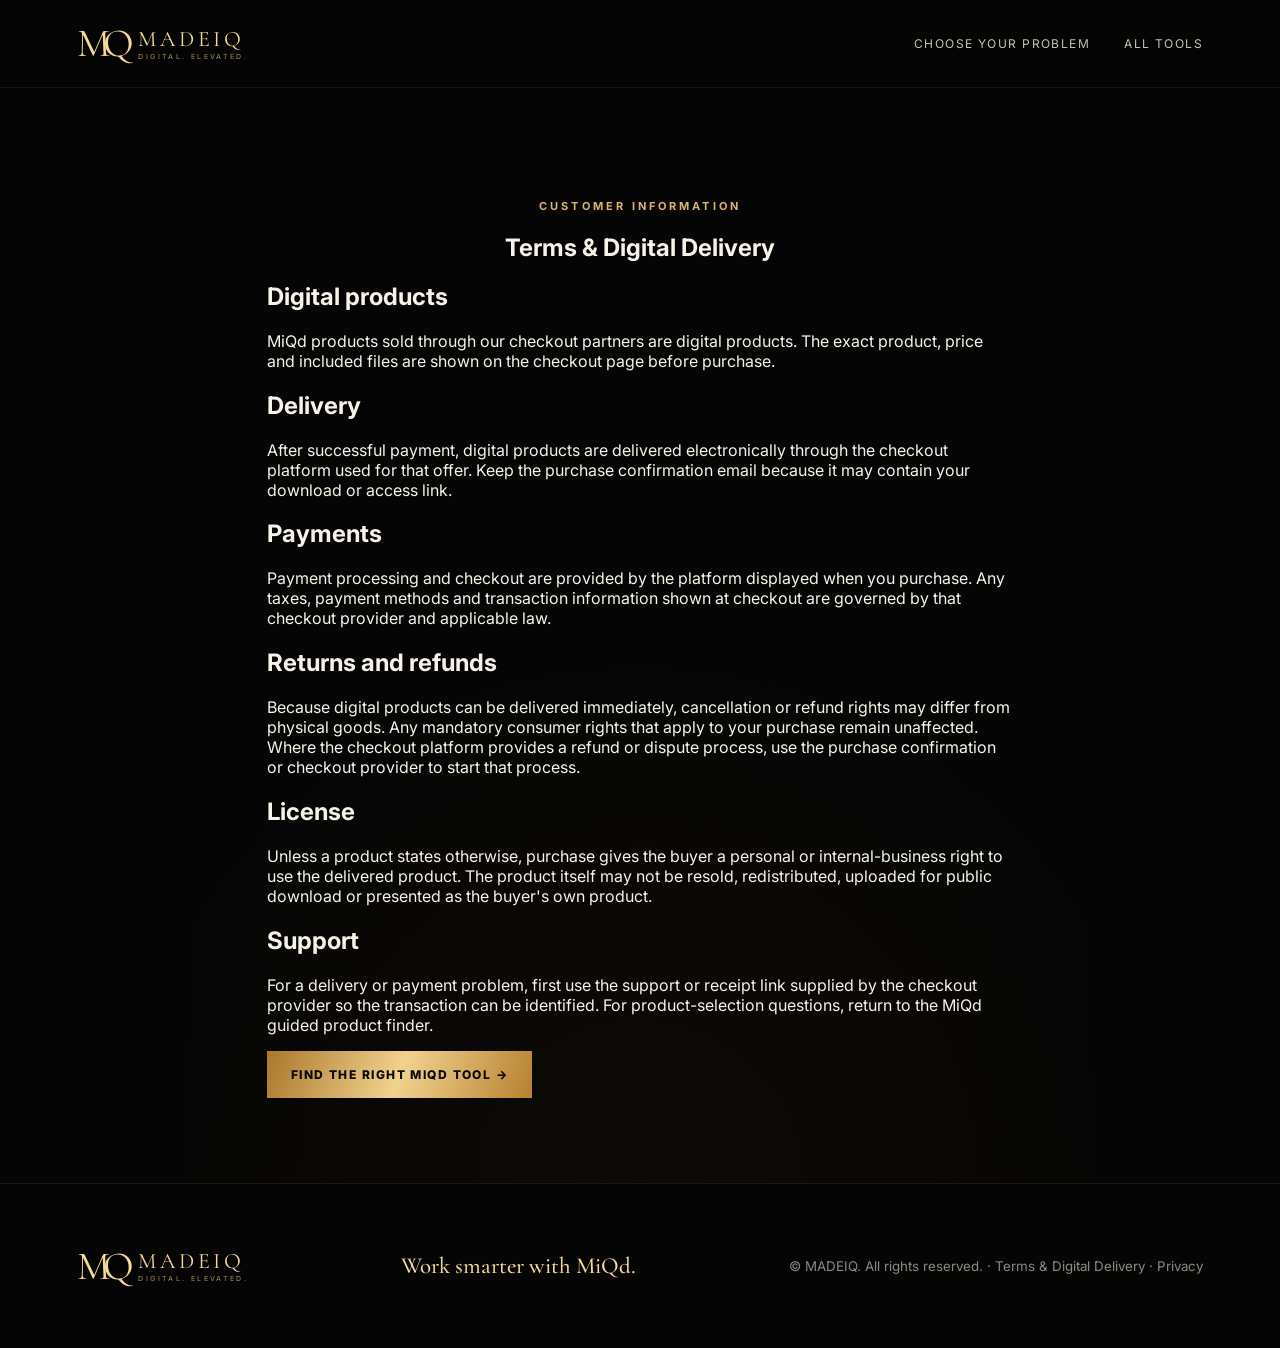
<file: terms.html>
<!doctype html><html lang="en"><head><meta charset="utf-8"><meta name="viewport" content="width=device-width,initial-scale=1"><meta name="theme-color" content="#050505"><title>Terms & Digital Delivery — MiQd</title><meta name="description" content="MiQd customer terms, digital delivery information and support guidance."><meta name="robots" content="index,follow"><link rel="canonical" href="https://madeiq-dgtl.github.io/MiQd-wepsite/terms.html"><meta property="og:title" content="Terms & Digital Delivery — MiQd"><meta property="og:description" content="MiQd customer terms, digital delivery information and support guidance."><meta property="og:type" content="website"><meta property="og:url" content="https://madeiq-dgtl.github.io/MiQd-wepsite/terms.html"><meta property="og:site_name" content="MiQd"><meta name="twitter:card" content="summary"><meta name="twitter:title" content="Terms & Digital Delivery — MiQd"><meta name="twitter:description" content="MiQd customer terms, digital delivery information and support guidance."><script type="application/ld+json">{"@context":"https://schema.org","@type":"WebPage","name":"Terms & Digital Delivery — MiQd","description":"MiQd customer terms, digital delivery information and support guidance.","url":"https://madeiq-dgtl.github.io/MiQd-wepsite/terms.html","isPartOf":{"@type":"WebSite","name":"MiQd","url":"https://madeiq-dgtl.github.io/MiQd-wepsite/"}}</script><link rel="stylesheet" href="luxury.css?v=1"></head><body><header class="nav"><a class="wordmark" href="index.html" aria-label="MADEIQ home"><span class="mq">MQ</span><span>MADEIQ<small>DIGITAL. ELEVATED.</small></span></a><nav><a href="start.html">Choose your problem</a><a href="products.html">All tools</a></nav></header><main><section class="featured" style="max-width:900px;margin:auto"><div class="section-heading"><p>CUSTOMER INFORMATION</p><h1>Terms & Digital Delivery</h1></div><article><h2>Digital products</h2><p>MiQd products sold through our checkout partners are digital products. The exact product, price and included files are shown on the checkout page before purchase.</p><h2>Delivery</h2><p>After successful payment, digital products are delivered electronically through the checkout platform used for that offer. Keep the purchase confirmation email because it may contain your download or access link.</p><h2>Payments</h2><p>Payment processing and checkout are provided by the platform displayed when you purchase. Any taxes, payment methods and transaction information shown at checkout are governed by that checkout provider and applicable law.</p><h2>Returns and refunds</h2><p>Because digital products can be delivered immediately, cancellation or refund rights may differ from physical goods. Any mandatory consumer rights that apply to your purchase remain unaffected. Where the checkout platform provides a refund or dispute process, use the purchase confirmation or checkout provider to start that process.</p><h2>License</h2><p>Unless a product states otherwise, purchase gives the buyer a personal or internal-business right to use the delivered product. The product itself may not be resold, redistributed, uploaded for public download or presented as the buyer's own product.</p><h2>Support</h2><p>For a delivery or payment problem, first use the support or receipt link supplied by the checkout provider so the transaction can be identified. For product-selection questions, return to the MiQd guided product finder.</p><div style="margin-top:28px"><a class="button gold" href="start.html?utm_source=miqd_website&utm_medium=terms&utm_campaign=problem_funnel&utm_content=continue">Find the right MiQd tool →</a></div></article></section></main><footer><a class="wordmark" href="index.html"><span class="mq">MQ</span><span>MADEIQ<small>DIGITAL. ELEVATED.</small></span></a><p>Work smarter with MiQd.</p><small>© MADEIQ. All rights reserved. · <a href="terms.html">Terms & Digital Delivery</a> · <a href="privacy.html">Privacy</a></small></footer></body></html>
</file>
<file: luxury.css>
@import url('https://fonts.googleapis.com/css2?family=Cormorant+Garamond:wght@500;600;700&family=Inter:wght@400;500;600;700;800&display=swap');
:root{--black:#050505;--panel:#101010;--panel2:#171614;--gold:#d8b66b;--gold2:#f4d998;--muted:#a9a49a;--line:#6e592c;--white:#f7f3e9}*{box-sizing:border-box}html{scroll-behavior:smooth}body{margin:0;background:var(--black);color:var(--white);font-family:Inter,system-ui,sans-serif;overflow-x:hidden}a{color:inherit;text-decoration:none}.nav{height:88px;display:flex;align-items:center;justify-content:space-between;padding:0 clamp(20px,6vw,92px);border-bottom:1px solid #ffffff10;background:#050505e8;backdrop-filter:blur(18px);position:relative;z-index:10}.wordmark{display:flex;align-items:center;gap:12px;color:var(--gold2);font-family:"Cormorant Garamond",serif;font-size:22px;letter-spacing:.17em}.wordmark .mq{font-size:40px;letter-spacing:-.18em;line-height:.8}.wordmark small{display:block;font:500 7px/1.4 Inter,sans-serif;letter-spacing:.34em;color:#8e7a50}.nav nav{display:flex;align-items:center;gap:34px;font-size:12px;text-transform:uppercase;letter-spacing:.12em}.nav nav>a:not(.nav-buy){color:#c9c1b1}.nav-buy{border:1px solid var(--gold);padding:12px 17px;color:var(--gold2)}.hero{min-height:calc(100vh - 88px);padding:72px clamp(20px,6vw,92px) 64px;display:grid;grid-template-columns:1.05fr .8fr;align-items:center;gap:7vw;position:relative;isolation:isolate;background:radial-gradient(circle at 72% 30%,#76581d22,transparent 34%),radial-gradient(circle at 15% 65%,#4f3c1620,transparent 30%)}.hero:before{content:"";position:absolute;inset:0;z-index:-2;opacity:.2;background-image:linear-gradient(115deg,transparent 48%,#d8b66b12 50%,transparent 52%)}.gold-wave{position:absolute;z-index:-1;width:70vw;height:190px;right:-9vw;top:17%;border-radius:50%;border-top:2px solid #d8b66b99;transform:rotate(-8deg);filter:drop-shadow(0 0 15px #b78a36);opacity:.7}.gold-wave:after,.gold-wave:before{content:"";position:absolute;inset:18px -20px;border-radius:50%;border-top:1px solid #f2cf7777}.gold-wave:after{inset:42px -50px}.kicker,.section-heading p{color:var(--gold);font-size:11px;font-weight:700;letter-spacing:.28em}.hero h1{font-family:"Cormorant Garamond",serif;font-size:clamp(64px,7vw,112px);line-height:.82;letter-spacing:-.045em;margin:24px 0}.hero h1 em{display:inline-block;font-style:italic;font-weight:500;color:var(--gold2)}.lead{max-width:660px;color:#b7b1a6;font-size:18px;line-height:1.7}.hero-actions{display:flex;gap:14px;flex-wrap:wrap;margin:34px 0}.button{padding:16px 24px;text-transform:uppercase;letter-spacing:.12em;font-size:12px;font-weight:800}.button.gold{background:linear-gradient(110deg,#a9782b,#f1d28d,#b68130);color:#090806}.button.outline{border:1px solid #886f3d;color:var(--gold2)}.hero-proof{display:flex;gap:28px;flex-wrap:wrap;color:#8f8a80;font-size:11px;text-transform:uppercase;letter-spacing:.09em}.hero-proof b{color:var(--gold2);font-size:14px;margin-right:5px}.hero-device{width:min(100%,480px);justify-self:end;padding:28px;border:1px solid #8e713d88;border-radius:40px;background:linear-gradient(150deg,#1b1a18,#080808 65%);box-shadow:0 30px 100px #000,0 0 45px #a47b2922,inset 0 0 0 1px #ffffff0a}.device-top{display:flex;align-items:center;gap:16px;border-bottom:1px solid #6e592c55;padding-bottom:20px}.mini-mq{font:700 31px "Cormorant Garamond",serif;color:var(--gold2)}.device-top b{display:block;font-size:13px;letter-spacing:.08em}.device-top small{color:#807b72}.score{width:176px;height:176px;border:12px solid #28231a;border-top-color:var(--gold2);border-right-color:#b88b3b;border-radius:50%;margin:28px auto;display:flex;flex-direction:column;align-items:center;justify-content:center;box-shadow:inset 0 0 0 2px #6e592c}.score span{font:700 62px "Cormorant Garamond",serif;color:var(--gold2);line-height:.8}.score sup{font-size:25px}.score small{font-size:9px;letter-spacing:.14em;margin-top:12px;color:#bdb5a5}.metric-grid{display:grid;grid-template-columns:repeat(3,1fr);gap:9px}.metric-grid div{padding:13px 10px;background:#191816;border:1px solid #ffffff0b;border-radius:8px}.metric-grid small{font-size:8px;color:#92866d}.metric-grid b{display:block;font-size:14px;margin:6px 0}.metric-grid i{font-style:normal;font-size:8px;color:#cfa953}.trend{margin-top:18px;background:#131210;border:1px solid #ffffff0b;border-radius:10px;padding:15px;color:var(--gold)}.trend small{font-size:9px;letter-spacing:.15em}.trend svg{width:100%;display:block;margin-top:8px}.device-nav{display:flex;justify-content:space-between;margin:20px -10px -12px;padding:15px 12px 4px;border-top:1px solid #6e592c55;color:#77736b;font-size:10px}.device-nav b{color:var(--gold2)}.value-strip{display:flex;align-items:center;justify-content:center;gap:35px;flex-wrap:wrap;padding:20px;background:#0c0b09;border-block:1px solid #5f4a2555;color:#aea58f;font-size:11px;letter-spacing:.22em}.value-strip i{color:var(--gold);font-style:normal}.featured{padding:100px clamp(20px,6vw,92px);background:radial-gradient(circle at 50% 100%,#4c37151d,transparent 45%)}.section-heading{text-align:center}.section-heading h2{font:600 clamp(46px,6vw,78px)/.95 "Cormorant Garamond",serif;margin:14px 0 55px;color:var(--gold2)}.product-grid{display:grid;grid-template-columns:repeat(3,1fr);gap:18px;max-width:1250px;margin:auto}.product-grid article{position:relative;min-height:410px;padding:30px;display:flex;flex-direction:column;background:linear-gradient(145deg,#181715,#0a0a09);border:1px solid #715a2d;border-radius:20px;overflow:hidden}.product-grid article:after{content:"";position:absolute;width:190px;height:190px;border-radius:50%;right:-90px;top:-90px;border:1px solid #d8b66b55;box-shadow:0 0 60px #b98b3422}.number{color:#76684c;font-size:10px;letter-spacing:.2em}.product-icon{width:72px;height:72px;border:1px solid #b7924f;border-radius:50%;display:grid;place-items:center;color:var(--gold2);font:600 36px "Cormorant Garamond",serif;margin:32px 0 25px;box-shadow:inset 0 0 25px #b3872f22}.product-grid article>p:not(.desc){font-size:9px;letter-spacing:.2em;color:var(--gold)}.product-grid h3{font:600 34px/1 "Cormorant Garamond",serif;margin:8px 0 15px}.desc{color:#9e988e;line-height:1.65;font-size:14px}.card-end{margin-top:auto;padding-top:22px;border-top:1px solid #67522c55;display:flex;justify-content:space-between;align-items:center}.card-end strong{font-family:"Cormorant Garamond",serif;color:var(--gold2);font-size:25px}.card-end a{font-size:11px;text-transform:uppercase;color:var(--gold);letter-spacing:.08em}.all-tools{display:table;margin:42px auto 0;border-bottom:1px solid var(--gold);padding:12px;color:var(--gold2);text-transform:uppercase;letter-spacing:.13em;font-size:12px}footer{padding:45px clamp(20px,6vw,92px);display:flex;align-items:center;justify-content:space-between;gap:20px;border-top:1px solid #5f4a2544;color:#8d887e}footer p{font:500 23px "Cormorant Garamond",serif;color:var(--gold2)}
@media(max-width:900px){.hero{grid-template-columns:1fr;padding-top:55px}.hero-device{justify-self:center;margin-top:20px}.product-grid{grid-template-columns:1fr 1fr}.nav nav>a:not(.nav-buy){display:none}}
@media(max-width:620px){.nav{height:74px;padding:0 18px}.wordmark{font-size:17px}.wordmark .mq{font-size:32px}.nav-buy{padding:10px;font-size:9px}.hero{min-height:auto;padding:58px 20px 52px}.hero h1{font-size:64px}.lead{font-size:16px}.hero-actions{display:grid}.button{text-align:center}.hero-proof{display:grid;grid-template-columns:1fr 1fr;gap:12px}.hero-device{border-radius:28px;padding:20px}.score{width:150px;height:150px}.metric-grid{grid-template-columns:1fr}.gold-wave{width:110vw;top:11%;opacity:.45}.value-strip{justify-content:flex-start;flex-wrap:nowrap;overflow:hidden;gap:18px;padding-inline:20px}.value-strip span{white-space:nowrap}.featured{padding:75px 20px}.product-grid{grid-template-columns:1fr}.product-grid article{min-height:370px}.section-heading{text-align:left}.section-heading h2{font-size:53px}footer{align-items:flex-start;flex-direction:column}}

/* Catalog luxury skin */
.catalog-page{background:#050505!important;color:var(--white)!important}.catalog-page .section{padding:90px clamp(20px,6vw,92px)!important}.catalog-page .catalog-hero{min-height:72vh;display:flex;flex-direction:column;justify-content:center;background:radial-gradient(circle at 75% 35%,#8c682629,transparent 34%),linear-gradient(135deg,#050505,#0d0c0a)!important}.catalog-page .catalog-hero h1{font-family:"Cormorant Garamond",serif!important;letter-spacing:-.04em!important;color:var(--white)!important}.catalog-page .catalog-hero h1 em{color:var(--gold2)!important;font-weight:500}.catalog-page .catalog-hero>p{color:#aaa49a!important}.catalog-page .eyebrow,.catalog-page .catalog-top>div>span{color:var(--gold)!important}.catalog-page .catalog{background:#080807!important}.catalog-page .catalog-top h2{font-family:"Cormorant Garamond",serif!important;color:var(--gold2)!important}.catalog-page .filters button{border-color:#705a30!important;color:#bdb5a5!important;background:#0e0d0b!important}.catalog-page .filters button.active,.catalog-page .filters button:hover{background:linear-gradient(110deg,#a9782b,#e0bd72)!important;color:#070604!important;border-color:var(--gold)!important}.catalog-page .catalog-grid article,.catalog-page .catalog-grid article.featured{background:linear-gradient(145deg,#181715,#090908)!important;color:var(--white)!important;border:1px solid #705a30!important;box-shadow:0 18px 45px #000!important}.catalog-page .catalog-grid article p,.catalog-page .catalog-grid article.featured p{color:#9d978d!important}.catalog-page .catalog-grid article>b{color:var(--gold)!important}.catalog-page .catalog-grid h3,.catalog-page .catalog-grid .price{color:var(--gold2)!important}.catalog-page .card-bottom{border-color:#5f4a2b!important}.catalog-page .card-action{color:var(--gold)!important}.catalog-page .product-art{border-bottom:1px solid #806635!important;filter:saturate(.65)}.catalog-page .language .globe{color:var(--gold2)}.catalog-page .lang-menu{background:#111!important;border-color:#705a30!important;color:#eee!important}
@media(max-width:620px){.catalog-page .section{padding:65px 20px!important}.catalog-page .filters{top:74px!important;background:#080807ef!important}}
</file>
<file: funnel.css>
.choice-hero,.funnel-hero{min-height:72vh;padding:clamp(7rem,14vw,11rem) clamp(1.25rem,6vw,6rem) 4rem;background:#f4f0e7;color:#07130f}.choice-hero h1,.funnel-hero h1{font-size:clamp(3.1rem,8vw,7.5rem);line-height:.9;letter-spacing:-.065em;margin:1.2rem 0}.choice-hero h1 em,.funnel-hero h1 em{color:#b78b38}.choice-hero>p,.funnel-hero>p{max-width:680px;font-size:clamp(1rem,2vw,1.25rem);line-height:1.7}.path-grid{display:grid;grid-template-columns:repeat(2,minmax(0,1fr));gap:1rem;max-width:1100px;margin:3rem auto 2rem}.path-card{min-height:330px;border-radius:28px;padding:2rem;display:flex;flex-direction:column;text-decoration:none;transition:transform .2s}.path-card:hover{transform:translateY(-4px)}.path-card span,.offer-head span,.offer-card small{font-size:.72rem;letter-spacing:.16em;font-weight:800}.path-card h2{font-size:clamp(2.2rem,5vw,4rem);margin:auto 0 1rem}.path-card p{max-width:420px;line-height:1.6}.path-card b{margin-top:1.5rem}.sleep-card{background:#15132a;color:#fff}.business-card{background:#0b3d2e;color:#fff}.truth-note{display:block;text-align:center;color:#5c615d}.trust-strip{display:grid;grid-template-columns:repeat(3,1fr);gap:1px;background:#20372e}.trust-strip div{background:#07130f;color:#fff;padding:2rem;text-align:center}.trust-strip strong,.trust-strip span{display:block}.trust-strip strong{font-size:2rem;color:#d6b46c}.funnel-hero{background:#111024;color:#fff}.business-funnel{background:#071b14}.funnel-hero .primary{display:inline-block;margin-top:1.5rem}.funnel-hero small{display:block;margin-top:1rem;color:#aeb8b2}.offer-section{padding:5rem clamp(1.25rem,6vw,6rem);background:#f7f4ed}.offer-head{max-width:1100px;margin:0 auto 2rem}.offer-head h2{font-size:clamp(2rem,5vw,4rem);margin:.5rem 0}.offer-grid{max-width:1100px;margin:auto;display:grid;grid-template-columns:repeat(2,minmax(0,1fr));gap:1rem}.offer-card{background:#fff;border:1px solid #ded8ca;border-radius:22px;padding:1.6rem;display:flex;flex-direction:column;min-height:290px}.offer-card h3{font-size:1.55rem;margin:.7rem 0}.offer-card p{line-height:1.6}.offer-card strong{font-size:1.3rem;margin-top:auto;padding-top:1rem}.offer-card a{margin-top:1rem;background:#07130f;color:#fff;border-radius:999px;padding:.9rem 1rem;text-decoration:none;text-align:center;font-weight:750}.featured-offer{border:2px solid #b78b38}.funnel-note{max-width:900px;margin:2rem auto;color:#5f625f;line-height:1.6}.secondary-link{display:block;max-width:1100px;margin:1.5rem auto;color:#07130f;font-weight:800}.flow{display:flex;justify-content:center;align-items:center;gap:1rem;padding:1.4rem;background:#d7b66e;color:#07130f;font-weight:900;font-size:.76rem;letter-spacing:.08em}.sleep-page .nav{background:#111024}@media(max-width:720px){.path-grid,.offer-grid{grid-template-columns:1fr}.path-card{min-height:280px}.trust-strip{grid-template-columns:1fr}.flow{gap:.45rem;font-size:.58rem;overflow:auto;justify-content:flex-start;padding-inline:1rem}.choice-hero,.funnel-hero{padding-top:7rem}}
</file>
<file: styles.css>
*{box-sizing:border-box}html{scroll-behavior:smooth}body{margin:0;background:#f3f2ec;color:#0b130f;font-family:Inter,system-ui,-apple-system,"Segoe UI",sans-serif;overflow-x:hidden}a{color:inherit;text-decoration:none}.nav{height:76px;padding:0 clamp(20px,5vw,76px);display:flex;align-items:center;justify-content:space-between;border-bottom:1px solid #d7dad4;position:sticky;top:0;background:#f3f2eceb;backdrop-filter:blur(20px);z-index:50}.brand{font-size:30px;font-weight:950;letter-spacing:-2px}.brand span{color:#19a86c}.nav nav{display:flex;gap:18px;align-items:center}.nav nav>a:not(.navcta){font-size:12px;font-weight:800}.navcta{border:1px solid #111a16;border-radius:99px;padding:11px 17px;font-size:12px;font-weight:850}.navcta i{font-style:normal;color:#159665}.language{position:relative}.globe{width:42px;height:42px;border:1px solid #c4c9c4;border-radius:50%;background:#fafaf6;font-size:26px;line-height:1;cursor:pointer;color:#0b1711}.lang-menu{display:none;position:absolute;right:0;top:50px;width:168px;background:#0b1711;border-radius:14px;padding:7px;box-shadow:0 20px 50px #07130f35}.lang-menu.open{display:block}.lang-menu button{width:100%;border:0;background:transparent;color:#dce7e1;padding:12px;border-radius:9px;text-align:left;display:flex;justify-content:space-between;font-weight:700;cursor:pointer}.lang-menu button:hover,.lang-menu button.active{background:#193328;color:#56dba4}.section{padding:105px clamp(22px,7vw,110px)}.eyebrow{display:flex;align-items:center;gap:10px;font-size:11px;font-weight:900;letter-spacing:2.4px;color:#137a53;margin-bottom:24px}.eyebrow i{width:7px;height:7px;border-radius:50%;background:#1cb579;box-shadow:0 0 0 5px #1cb57918}.section h2{margin:0;letter-spacing:-.065em;line-height:.91;font-size:clamp(50px,7vw,98px)}.section h2 em{font-style:normal;color:#168b60}.catalog-hero{min-height:650px;display:flex;flex-direction:column;justify-content:center;background:radial-gradient(circle at 82% 28%,#bce6cf 0,transparent 30%),linear-gradient(180deg,#f7f6f0,#eeeee7)}.catalog-lead{font-size:19px;line-height:1.65;color:#5f6963;max-width:650px;margin:30px 0}.hero-jump a{display:inline-block;background:#0c1511;color:#fff;padding:15px 20px;border-radius:9px;font-weight:850;font-size:13px;box-shadow:0 12px 30px #07130f18}.catalog{padding-top:45px}.catalog-grid{display:grid;grid-template-columns:repeat(3,1fr);gap:20px}.catalog-grid article{min-height:590px;background:#fbfbf7;padding:13px 13px 24px;border:1px solid #d5d9d4;border-radius:22px;display:flex;flex-direction:column;overflow:hidden;transition:transform .25s,box-shadow .25s,border-color .25s}.catalog-grid article:hover{transform:translateY(-5px);box-shadow:0 24px 55px #07130f12;border-color:#b9c8bf}.product-art{height:300px;border-radius:15px;padding:26px;position:relative;overflow:hidden;color:#fff;display:flex;flex-direction:column;justify-content:flex-end;isolation:isolate;box-shadow:inset 0 0 0 1px #ffffff16}.product-art:before{content:"";position:absolute;width:240px;height:240px;border:1px solid #ffffff38;border-radius:50%;right:-60px;top:-65px;z-index:-1}.product-art:after{content:"";position:absolute;width:150px;height:150px;border-radius:50%;background:#fff1;left:-55px;bottom:-60px;z-index:-1}.product-art small{position:absolute;left:25px;top:21px;font-size:20px;font-weight:950}.product-art strong{font-size:37px;line-height:.88;letter-spacing:-2px}.product-art span{font-size:8px;letter-spacing:2.2px;margin-top:17px;opacity:.85}.art-contractor{background:radial-gradient(circle at 78% 15%,#b69b58,#20362b 42%,#0a1711 78%)}.art-getpaid{background:radial-gradient(circle at 80% 20%,#65ddb0,#176d4e 38%,#091914 78%)}.art-worker{background:radial-gradient(circle at 82% 20%,#77a7a1,#294d4a 40%,#101c1b 80%)}.art-solo{background:radial-gradient(circle at 80% 18%,#839ac7,#344663 42%,#111725 82%)}.art-shield{background:radial-gradient(circle at 80% 18%,#bd8b77,#603b36 42%,#211414 82%)}.art-os{background:radial-gradient(circle at 78% 16%,#48d397,#12533c 42%,#07130f 82%)}.catalog-grid article>b,.catalog-grid article>h3,.catalog-grid article>p,.card-bottom{margin-left:16px;margin-right:16px}.catalog-grid article>b{font-size:9px;letter-spacing:2px;color:#168b60;margin-top:23px}.catalog-grid h3{font-size:27px;letter-spacing:-1.1px;margin-top:11px;margin-bottom:9px}.catalog-grid p{color:#606a64;line-height:1.58;margin-top:0;font-size:14px}.card-bottom{margin-top:auto;padding-top:18px;border-top:1px solid #dde0dc;display:flex;align-items:center;justify-content:space-between;gap:12px}.price{font-size:20px;letter-spacing:-.4px}.card-action{border:0;background:#0d1712;color:#fff;padding:12px 15px;border-radius:9px;font-weight:850;font-size:11px;cursor:pointer;white-space:nowrap;transition:.2s}.card-action:hover{background:#168b60;transform:translateY(-1px)}.featured{background:#091b13!important;color:#fff!important;border-color:#174b38!important}.featured p{color:#c1d0c8!important}.featured .price{color:#55d9a1}.featured .card-bottom{border-color:#294438}.future{opacity:.88}.coming{font-size:10px;line-height:1.3;color:#78817c;text-align:right;max-width:150px}.featured .coming{color:#a9beb4}.catalog-note{margin-top:60px;background:#0a1711;color:#fff;border-radius:24px;padding:clamp(30px,5vw,64px);display:grid;grid-template-columns:1fr 1.4fr;gap:35px;align-items:center}.catalog-note b{font-size:clamp(30px,4vw,54px);letter-spacing:-2px;line-height:.95}.catalog-note p{margin:0;color:#b9c9c0;line-height:1.7;max-width:620px}footer{background:#e8e8e1;border-top:1px solid #d3d4ce;padding:48px clamp(22px,6vw,90px);display:grid;grid-template-columns:1fr 1fr 1fr;gap:30px}footer p{margin:0;color:#66706a}footer>div{text-align:right;color:#777f7a;font-size:11px;display:flex;flex-direction:column;gap:7px}.js .reveal{opacity:0;transform:translateY(16px)}.js .reveal.revealed{opacity:1;transform:none;transition:.5s ease var(--delay,0ms)}button:focus-visible,a:focus-visible{outline:3px solid #29b77e;outline-offset:3px}@media(max-width:900px){.catalog-grid{grid-template-columns:repeat(2,1fr)}}@media(max-width:620px){.nav{height:70px;padding:0 18px}.brand{font-size:28px}.nav nav{gap:9px}.nav nav>a:not(.navcta){display:none}.navcta{padding:9px 13px}.globe{width:39px;height:39px}.section{padding:76px 20px}.catalog-hero{min-height:610px;padding-top:60px;padding-bottom:60px}.section h2{font-size:clamp(52px,15vw,72px)}.catalog-lead{font-size:17px}.catalog-grid{grid-template-columns:1fr;gap:22px}.catalog-grid article{min-height:610px;padding:11px 11px 23px}.product-art{height:325px}.product-art strong{font-size:39px}.card-action{padding:12px 14px}.catalog-note{grid-template-columns:1fr;margin-top:38px;border-radius:20px}.catalog-note b{font-size:38px}footer{grid-template-columns:1fr;padding:38px 20px}footer>div{text-align:left}}@media(prefers-reduced-motion:reduce){html{scroll-behavior:auto}.js .reveal{opacity:1;transform:none}}
</file>
<file: catalog.css>
.catalog-hero h1{margin:0;letter-spacing:-.065em;line-height:.9;font-size:clamp(55px,8vw,104px)}.catalog-hero h1 em{font-style:normal;color:#168b60}.catalog-hero>p{font-size:18px;line-height:1.7;color:#5f6963;max-width:700px;margin:30px 0}.primary{display:inline-flex;background:#091712;color:#fff;padding:15px 20px;border-radius:9px;font-weight:850;font-size:13px}.catalog-top{display:flex;align-items:end;justify-content:space-between;gap:30px;margin-bottom:36px}.catalog-top span{font-size:10px;letter-spacing:2px;color:#168b60;font-weight:900}.catalog-top h2{font-size:clamp(34px,4vw,58px)!important;line-height:1!important;letter-spacing:-2px!important;margin:8px 0 0}.filters{display:flex;gap:8px;flex-wrap:wrap;justify-content:flex-end}.filters button{border:1px solid #c7cec9;background:transparent;border-radius:99px;padding:10px 14px;color:#53605a;font-weight:800;font-size:11px;cursor:pointer}.filters button.active,.filters button:hover{background:#091712;border-color:#091712;color:#fff}.product-card[hidden]{display:none}.catalog-grid article.featured{background:#fbfbf7!important;color:#0b130f!important;border-color:#d5d9d4!important}.catalog-grid article.featured p{color:#606a64!important}.catalog-grid article.featured .card-bottom{border-color:#dde0dc}.catalog-grid article.featured .price{color:#0b130f}.product-art>i{position:absolute;right:24px;bottom:22px;font-style:normal;font-size:10px;color:#ffffff88}.product-art strong{max-width:88%;font-size:clamp(27px,2.5vw,38px)}.art-gold{background:radial-gradient(circle at 78% 15%,#b69b58,#20362b 42%,#0a1711 78%)}.art-green{background:radial-gradient(circle at 80% 20%,#65ddb0,#176d4e 38%,#091914 78%)}.art-violet{background:radial-gradient(circle at 82% 20%,#987fd3,#302957 40%,#121023 80%)}.art-coral{background:radial-gradient(circle at 82% 20%,#dc7d69,#713d34 40%,#251311 80%)}.art-blue{background:radial-gradient(circle at 82% 20%,#6ca7e8,#285681 40%,#0c1a29 80%)}.art-amber{background:radial-gradient(circle at 82% 20%,#dfb853,#72591e 40%,#251d0b 80%)}.art-rose{background:radial-gradient(circle at 82% 20%,#dc78ad,#71395a 40%,#25121e 80%)}.art-teal{background:radial-gradient(circle at 82% 20%,#69c6d3,#28646c 40%,#0d2225 80%)}.art-forest{background:radial-gradient(circle at 82% 20%,#72bb79,#305f35 40%,#102113 80%)}.art-orange{background:radial-gradient(circle at 82% 20%,#e49359,#75472a 40%,#27170e 80%)}.art-indigo{background:radial-gradient(circle at 82% 20%,#879bdd,#3a466f 40%,#14182a 80%)}.art-red{background:radial-gradient(circle at 82% 20%,#d86f7b,#70323a 40%,#251015 80%)}
@media(max-width:900px){.catalog-top{align-items:flex-start;flex-direction:column}.filters{justify-content:flex-start}}@media(max-width:620px){.filters{position:sticky;top:70px;z-index:20;background:#f3f2ecef;backdrop-filter:blur(12px);margin:0 -20px;padding:12px 20px;flex-wrap:nowrap;overflow-x:auto}.filters button{white-space:nowrap}.product-art strong{font-size:35px}}
</file>
